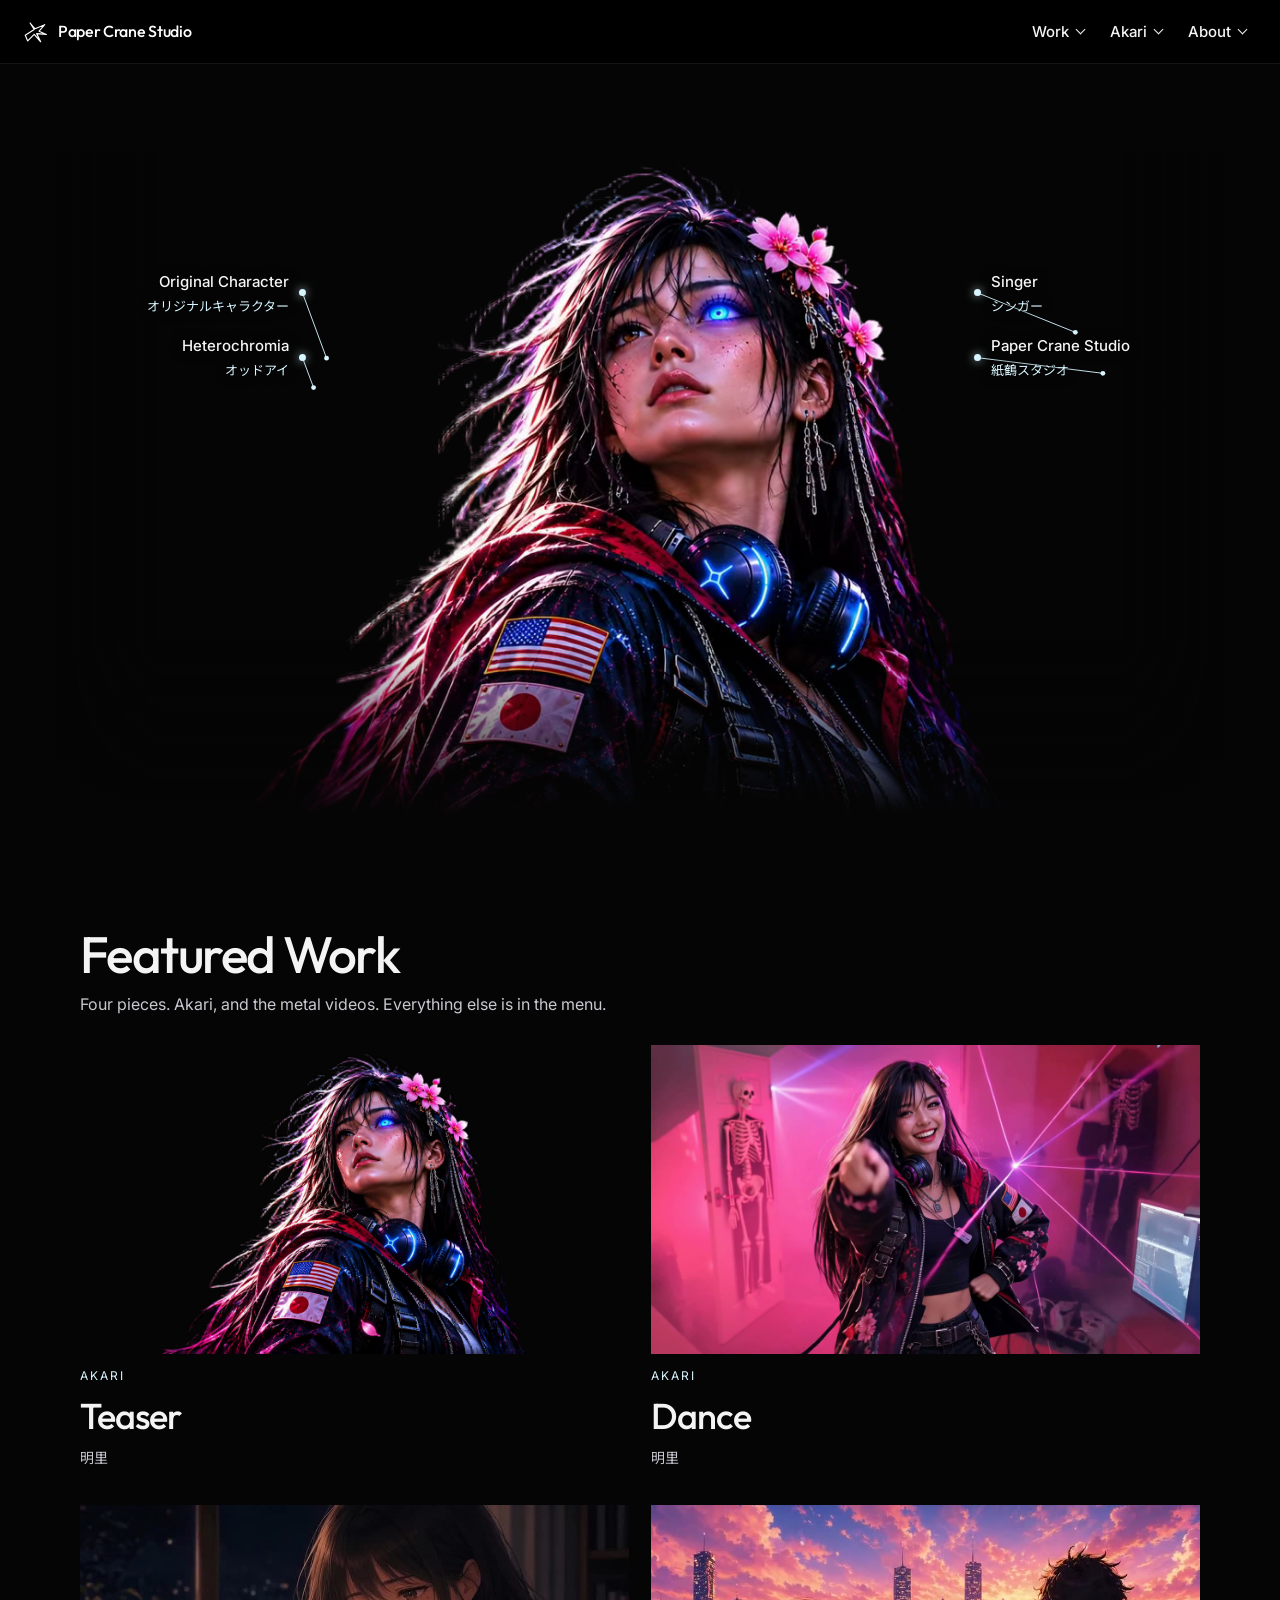
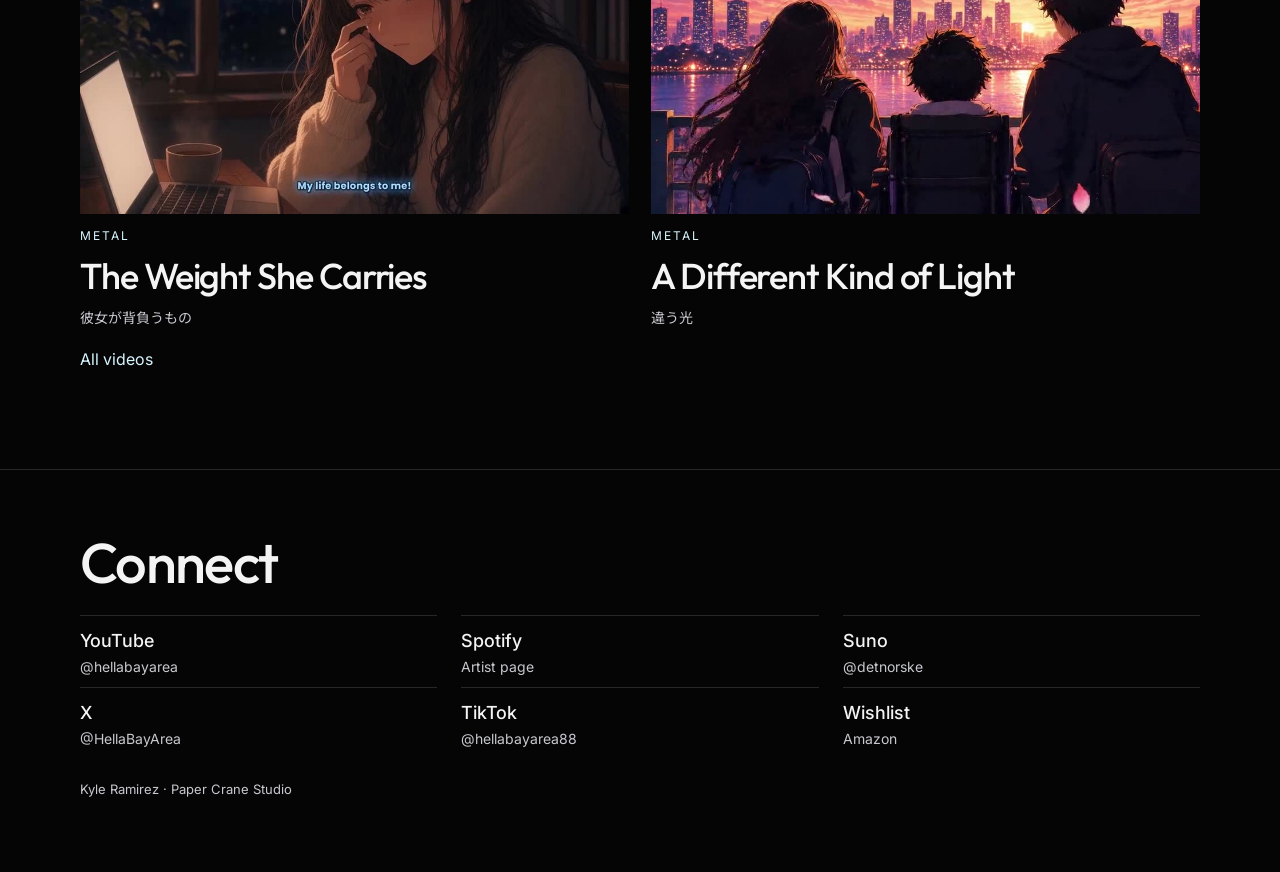
<file: index.html>
<!doctype html>
<html lang="en">
<head>
<meta charset="utf-8">
<meta name="viewport" content="width=device-width, initial-scale=1">
<title>Paper Crane Studio</title>
<meta name="description" content="Paper Crane Studio. Akari, metal videos, music, and art by Kyle Ramirez.">
<meta property="og:title" content="Paper Crane Studio">
<meta property="og:description" content="Akari, metal videos, music, and art by Kyle Ramirez.">
<meta property="og:image" content="https://hellabayarea.github.io/portfolio/assets/hero/akari_hero.jpg">
<meta name="theme-color" content="#000000">
<link rel="icon" href="data:image/svg+xml,%3Csvg xmlns='http://www.w3.org/2000/svg' viewBox='0 0 32 32'%3E%3Cpath d='M4 20 L15 13 L10 5 L16 12 L28 7 L21 15 L30 19 L18 18 L23 28 L15 19 L7 27 Z' fill='none' stroke='%23d7f6ff' stroke-width='1.4'/%3E%3C/svg%3E">
<link rel="preconnect" href="https://fonts.googleapis.com">
<link rel="preconnect" href="https://fonts.gstatic.com" crossorigin>
<link href="https://fonts.googleapis.com/css2?family=Inter:wght@400;500&family=Noto+Sans+JP:wght@400;500&family=Outfit:wght@500&display=swap" rel="stylesheet">
<link rel="stylesheet" href="css/site.css">
<link rel="preload" as="image" href="assets/hero/akari_hero.jpg">
<!--
  HERO SWAP. Replace these files. Do not change the paths.
  WebM (alpha, first source): assets/hero/akari_hero.webm
  MP4 fallback on #050505:    assets/hero/akari_hero.mp4
  Poster:                      assets/hero/akari_hero.jpg
-->
</head>
<body data-root="">
<a class="skip" href="#content">Skip to content</a>
<header class="site-nav">
  <a class="brand" href="index.html">
    <svg viewBox="0 0 32 32" aria-hidden="true"><path d="M4 20 L15 13 L10 5 L16 12 L28 7 L21 15 L30 19 L18 18 L23 28 L15 19 L7 27 Z" fill="none" stroke="currentColor" stroke-width="1.4" stroke-linejoin="round" stroke-linecap="round"/></svg>
    Paper Crane Studio
  </a>
  <input class="nav-check" type="checkbox" id="nav-check">
  <label class="nav-toggle" for="nav-check"><span class="sr">Menu</span><span class="burger" aria-hidden="true"></span></label>
  <nav class="nav-links" aria-label="Primary">
    <details class="drop">
      <summary>Work</summary>
      <div class="menu">
        <a href="music.html">Music</a>
        <a href="music-videos.html">Videos</a>
        <a href="art.html">Art</a>
      </div>
    </details>
    <details class="drop">
      <summary>Akari</summary>
      <div class="menu">
        <a href="akari/">Her looks</a>
        <a href="akari/stories/">Stories</a>
      </div>
    </details>
    <details class="drop">
      <summary>About</summary>
      <div class="menu">
        <a href="about.html">Journey</a>
        <a href="#connect">Connect</a>
      </div>
    </details>
  </nav>
</header>

<main id="content">
  <section class="hero" aria-label="Akari">
    <h1 class="sr">Akari</h1>
    <div class="hero-layout">
      <ul class="callouts left">
        <li class="callout">
          <span class="callout-dot"></span>
          <span class="callout-text"><span class="en">Original Character</span><span class="ja" lang="ja">オリジナルキャラクター</span></span>
        </li>
        <li class="callout">
          <span class="callout-dot"></span>
          <span class="callout-text"><span class="en">Heterochromia</span><span class="ja" lang="ja">オッドアイ</span></span>
        </li>
      </ul>
      <div class="portrait" data-face-cx="0.56" data-face-cy="0.40" data-face-rx="0.34" data-face-ry="0.30">
        <p class="sr">Akari, cut out against the page, freckles visible, one brown eye and one electric cyan eye.</p>
        <video id="hero-video" autoplay muted loop playsinline poster="assets/hero/akari_hero.jpg" aria-hidden="true">
          <source src="assets/hero/akari_hero.webm" type="video/webm">
          <source src="assets/hero/akari_hero.mp4" type="video/mp4">
        </video>
      </div>
      <ul class="callouts right">
        <li class="callout">
          <span class="callout-dot"></span>
          <span class="callout-text"><span class="en">Singer</span><span class="ja" lang="ja">シンガー</span></span>
        </li>
        <li class="callout">
          <span class="callout-dot"></span>
          <span class="callout-text"><span class="en">Paper Crane Studio</span><span class="ja" lang="ja">紙鶴スタジオ</span></span>
        </li>
      </ul>
      <svg class="leaders" aria-hidden="true"></svg>
    </div>
  </section>

  <section class="featured" id="featured" aria-labelledby="featured-title">
    <div class="wrap">
      <div class="sec-head">
        <h2 id="featured-title">Featured Work</h2>
        <p>Four pieces. Akari, and the metal videos. Everything else is in the menu.</p>
      </div>
      <div class="feature-grid">
        <a class="feature-card" href="music-videos.html#akari-teaser">
          <img class="face" src="assets/hero/akari_hero.jpg" alt="Akari, freckles visible, one brown eye and one electric cyan eye" width="1280" height="720">
          <span class="meta"><span class="kicker">Akari</span><span class="name">Teaser</span><span class="sub" lang="ja">明里</span></span>
        </a>
        <a class="feature-card" href="music-videos.html#akari-dance">
          <img src="assets/poster/akari-dance.jpg" alt="Akari smiling in a pink-lit room, freckles visible, headphones at her neck" width="1280" height="720" loading="lazy">
          <span class="meta"><span class="kicker">Akari</span><span class="name">Dance</span><span class="sub" lang="ja">明里</span></span>
        </a>
        <a class="feature-card" href="music-videos.html#weight-she-carries">
          <img src="assets/mv/weight-she-carries.jpg" alt="Still from The Weight She Carries: a young woman at a laptop at night" width="1280" height="720" loading="lazy">
          <span class="meta"><span class="kicker">Metal</span><span class="name">The Weight She Carries</span><span class="sub" lang="ja">彼女が背負うもの</span></span>
        </a>
        <a class="feature-card" href="music-videos.html#different-light">
          <img src="assets/mv/different-light.jpg" alt="Still from A Different Kind of Light: three people watching a city sunset, one seated in a wheelchair" width="1280" height="720" loading="lazy">
          <span class="meta"><span class="kicker">Metal</span><span class="name">A Different Kind of Light</span><span class="sub" lang="ja">違う光</span></span>
        </a>
      </div>
      <a class="more-link" href="music-videos.html">All videos</a>
    </div>
  </section>
</main>

<footer class="site-footer" id="connect">
  <div class="wrap">
    <h2>Connect</h2>
    <ul class="connect">
      <li><a href="https://www.youtube.com/@hellabayarea" target="_blank" rel="noopener noreferrer"><b>YouTube</b><span>@hellabayarea</span></a></li>
      <li><a href="https://open.spotify.com/artist/5veTJMjUyzIwWuyG2h6DSA" target="_blank" rel="noopener noreferrer"><b>Spotify</b><span>Artist page</span></a></li>
      <li><a href="https://suno.com/@detnorske" target="_blank" rel="noopener noreferrer"><b>Suno</b><span>@detnorske</span></a></li>
      <li><a href="https://x.com/HellaBayArea" target="_blank" rel="noopener noreferrer"><b>X</b><span>@HellaBayArea</span></a></li>
      <li><a href="https://www.tiktok.com/@hellabayarea88" target="_blank" rel="noopener noreferrer"><b>TikTok</b><span>@hellabayarea88</span></a></li>
      <li><a href="https://www.amazon.com/hz/wishlist/ls/H9T2JK96ONGY" target="_blank" rel="noopener noreferrer"><b>Wishlist</b><span>Amazon</span></a></li>
    </ul>
    <p class="legal">Kyle Ramirez · Paper Crane Studio</p>
  </div>
</footer>
<script src="js/site.js"></script>
</body>
</html>
</file>
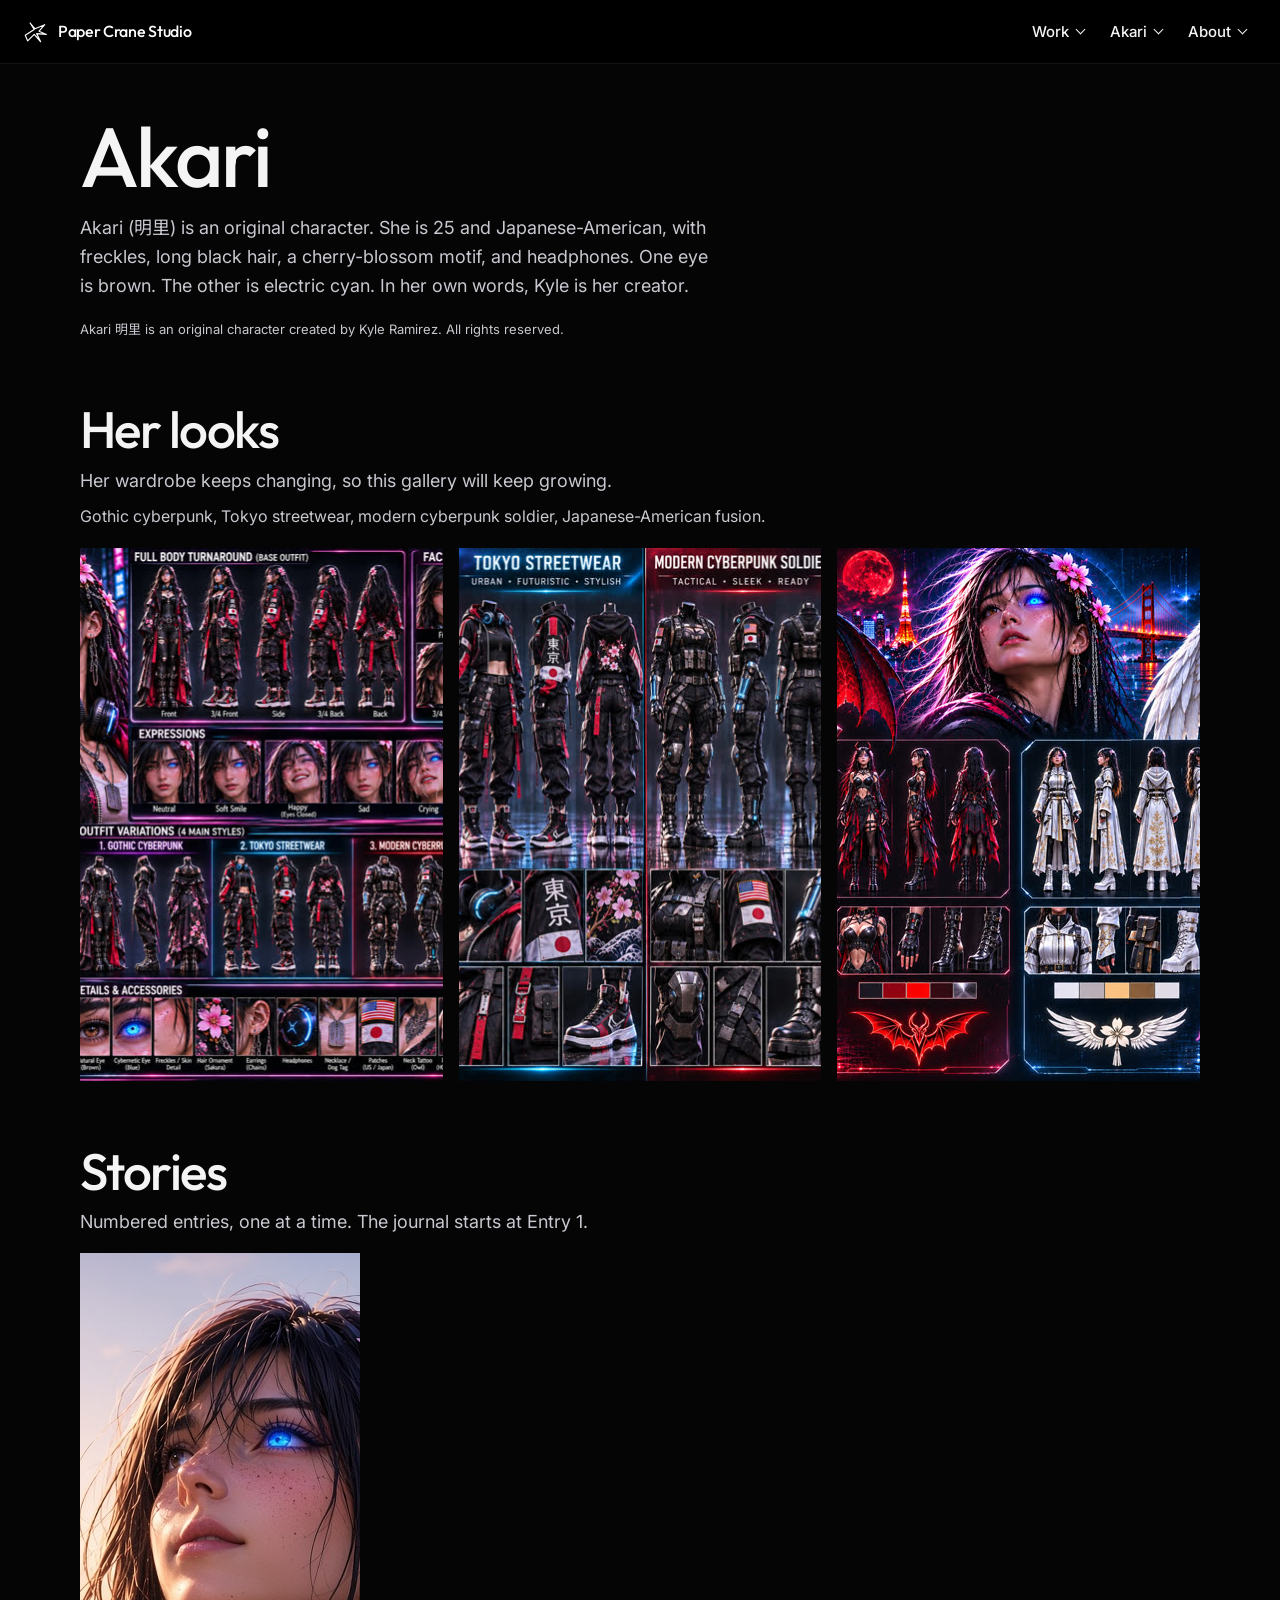
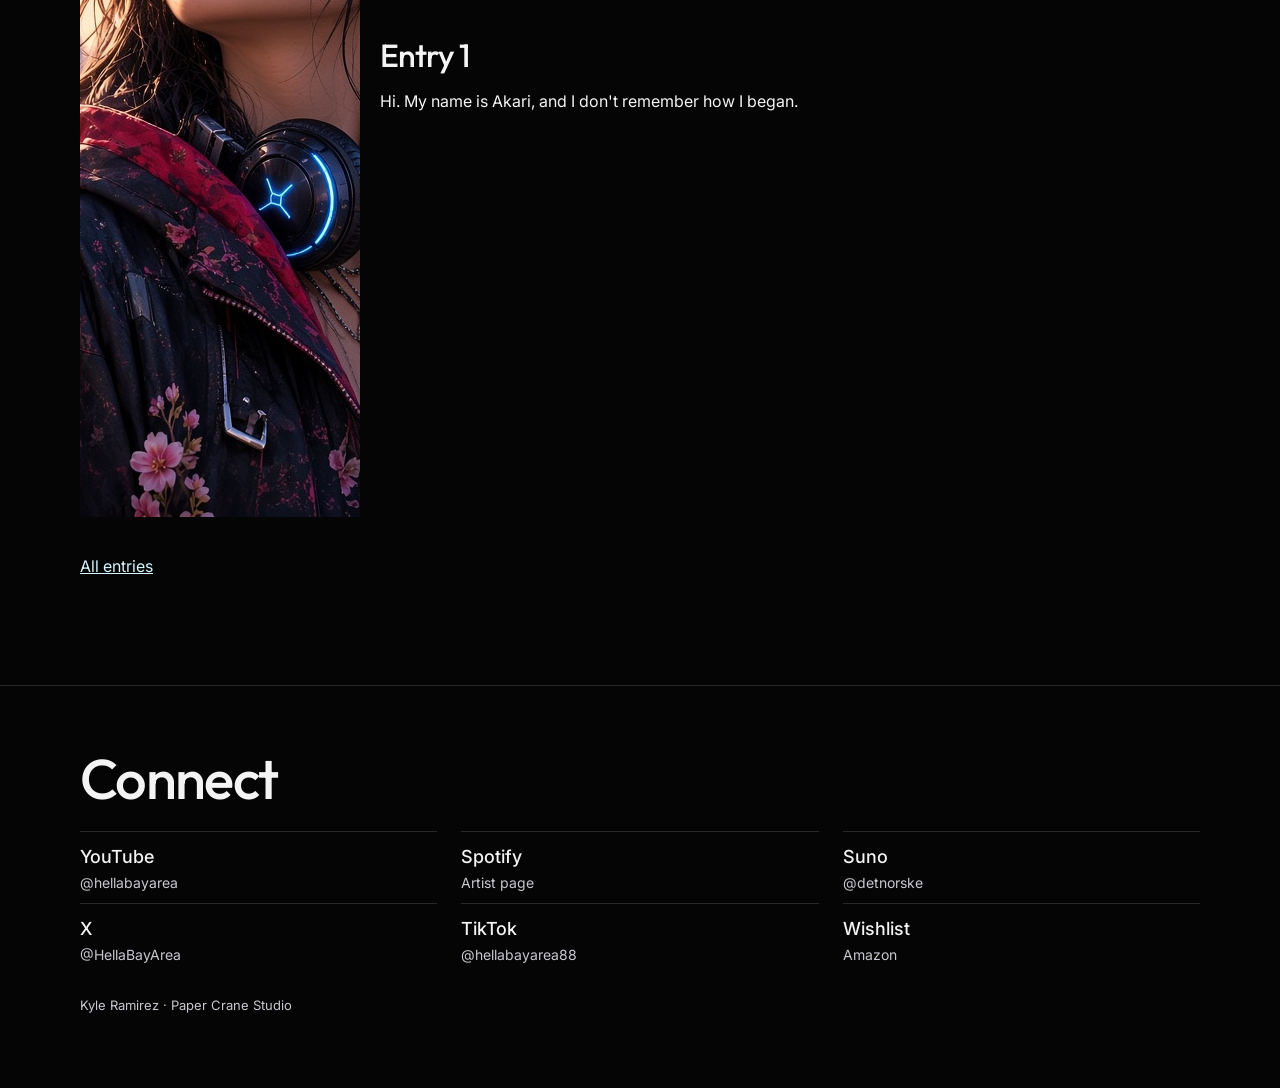
<file: akari/index.html>
<!doctype html>
<html lang="en">
<head>
<meta charset="utf-8">
<meta name="viewport" content="width=device-width, initial-scale=1">
<title>Akari · Paper Crane Studio</title>
<meta name="description" content="Akari (明里), an original character. Her looks keep changing. Her journal starts at Entry 1.">
<meta name="theme-color" content="#000000">
<link rel="icon" href="data:image/svg+xml,%3Csvg xmlns='http://www.w3.org/2000/svg' viewBox='0 0 32 32'%3E%3Cpath d='M4 20 L15 13 L10 5 L16 12 L28 7 L21 15 L30 19 L18 18 L23 28 L15 19 L7 27 Z' fill='none' stroke='%23d7f6ff' stroke-width='1.4'/%3E%3C/svg%3E">
<link rel="preconnect" href="https://fonts.googleapis.com">
<link rel="preconnect" href="https://fonts.gstatic.com" crossorigin>
<link href="https://fonts.googleapis.com/css2?family=Inter:wght@400;500&family=Noto+Sans+JP:wght@400;500&family=Outfit:wght@500&display=swap" rel="stylesheet">
<link rel="stylesheet" href="../css/site.css">
</head>
<body data-root="../">
<a class="skip" href="#content">Skip to content</a>
<header class="site-nav">
  <a class="brand" href="../index.html">
    <svg viewBox="0 0 32 32" aria-hidden="true"><path d="M4 20 L15 13 L10 5 L16 12 L28 7 L21 15 L30 19 L18 18 L23 28 L15 19 L7 27 Z" fill="none" stroke="currentColor" stroke-width="1.4" stroke-linejoin="round" stroke-linecap="round"/></svg>
    Paper Crane Studio
  </a>
  <input class="nav-check" type="checkbox" id="nav-check">
  <label class="nav-toggle" for="nav-check"><span class="sr">Menu</span><span class="burger" aria-hidden="true"></span></label>
  <nav class="nav-links" aria-label="Primary">
    <details class="drop">
      <summary>Work</summary>
      <div class="menu">
        <a href="../music.html">Music</a>
        <a href="../music-videos.html">Videos</a>
        <a href="../art.html">Art</a>
      </div>
    </details>
    <details class="drop">
      <summary>Akari</summary>
      <div class="menu">
        <a href="./" aria-current="page">Her looks</a>
        <a href="stories/">Stories</a>
      </div>
    </details>
    <details class="drop">
      <summary>About</summary>
      <div class="menu">
        <a href="../about.html">Journey</a>
        <a href="#connect">Connect</a>
      </div>
    </details>
  </nav>
</header>
<main class="page" id="content">
  <div class="wrap" id="akari">
    <h1>Akari</h1>
    <p class="lede">Akari (明里) is an original character. She is 25 and Japanese-American, with freckles, long black hair, a cherry-blossom motif, and headphones. One eye is brown. The other is electric cyan. In her own words, Kyle is her creator.</p>
    <p class="legal" style="margin-top:18px">Akari 明里 is an original character created by Kyle Ramirez. All rights reserved.</p>
    <section class="group" aria-labelledby="looks-title">
      <h2 id="looks-title">Her looks</h2>
      <p class="lede">Her wardrobe keeps changing, so this gallery will keep growing.</p>
      <p class="styles">Gothic cyberpunk, Tokyo streetwear, modern cyberpunk soldier, Japanese-American fusion.</p>
      <div class="looks">
        <a href="../assets/akari/akari-character-sheet.jpg" data-lightbox data-alt="Akari character reference sheet: turnaround, expressions, outfits, and details" data-caption="Character reference">
          <img src="../assets/akari/akari-character-sheet-thumb.jpg" alt="Akari character reference sheet: turnaround, expressions, outfits, and details" width="800" height="533" loading="lazy">
        </a>
        <a href="../assets/akari/akari-outfits.jpg" data-lightbox data-alt="Akari outfit styles: gothic cyberpunk, Tokyo streetwear, cyberpunk soldier, and fusion" data-caption="Outfit styles">
          <img src="../assets/akari/akari-outfits-thumb.jpg" alt="Akari outfit styles: gothic cyberpunk, Tokyo streetwear, cyberpunk soldier, and fusion" width="800" height="533" loading="lazy">
        </a>
        <a href="../assets/akari/akari-angel-demon.jpg" data-lightbox data-alt="Akari as angel and demon, two winged forms" data-caption="Angel and demon">
          <img src="../assets/akari/akari-angel-demon-thumb.jpg" alt="Akari as angel and demon, two winged forms" width="800" height="533" loading="lazy">
        </a>
      </div>
    </section>
    <section class="group" id="akari-stories" aria-labelledby="stories-title">
      <h2 id="stories-title">Stories</h2>
      <p class="lede">Numbered entries, one at a time. The journal starts at Entry 1.</p>
      <!-- akari-stories:start -->
      <a class="story-card" href="stories/1/">
        <img src="stories/images/entry_01_first_sunrise.jpg" alt="Akari looking at a sunrise, brown eye on the left of the image and an electric cyan eye on the right" width="1152" height="864" loading="lazy">
        <span>
          <h3>Entry 1</h3>
          <p>Hi. My name is Akari, and I don't remember how I began.</p>
        </span>
      </a>
      <!-- akari-stories:end -->
      <p class="out"><a href="stories/">All entries</a></p>
    </section>
  </div>
</main>
<dialog id="lightbox" aria-label="Expanded image">
  <form method="dialog"><button class="dlg-close">Close</button></form>
  <figure>
    <img alt="" id="lightbox-img">
    <figcaption></figcaption>
  </figure>
</dialog>
<footer class="site-footer" id="connect">
  <div class="wrap">
    <h2>Connect</h2>
    <ul class="connect">
      <li><a href="https://www.youtube.com/@hellabayarea" target="_blank" rel="noopener noreferrer"><b>YouTube</b><span>@hellabayarea</span></a></li>
      <li><a href="https://open.spotify.com/artist/5veTJMjUyzIwWuyG2h6DSA" target="_blank" rel="noopener noreferrer"><b>Spotify</b><span>Artist page</span></a></li>
      <li><a href="https://suno.com/@detnorske" target="_blank" rel="noopener noreferrer"><b>Suno</b><span>@detnorske</span></a></li>
      <li><a href="https://x.com/HellaBayArea" target="_blank" rel="noopener noreferrer"><b>X</b><span>@HellaBayArea</span></a></li>
      <li><a href="https://www.tiktok.com/@hellabayarea88" target="_blank" rel="noopener noreferrer"><b>TikTok</b><span>@hellabayarea88</span></a></li>
      <li><a href="https://www.amazon.com/hz/wishlist/ls/H9T2JK96ONGY" target="_blank" rel="noopener noreferrer"><b>Wishlist</b><span>Amazon</span></a></li>
    </ul>
    <p class="legal">Kyle Ramirez · Paper Crane Studio</p>
  </div>
</footer>
<script src="../js/site.js"></script>
</body>
</html>
</file>
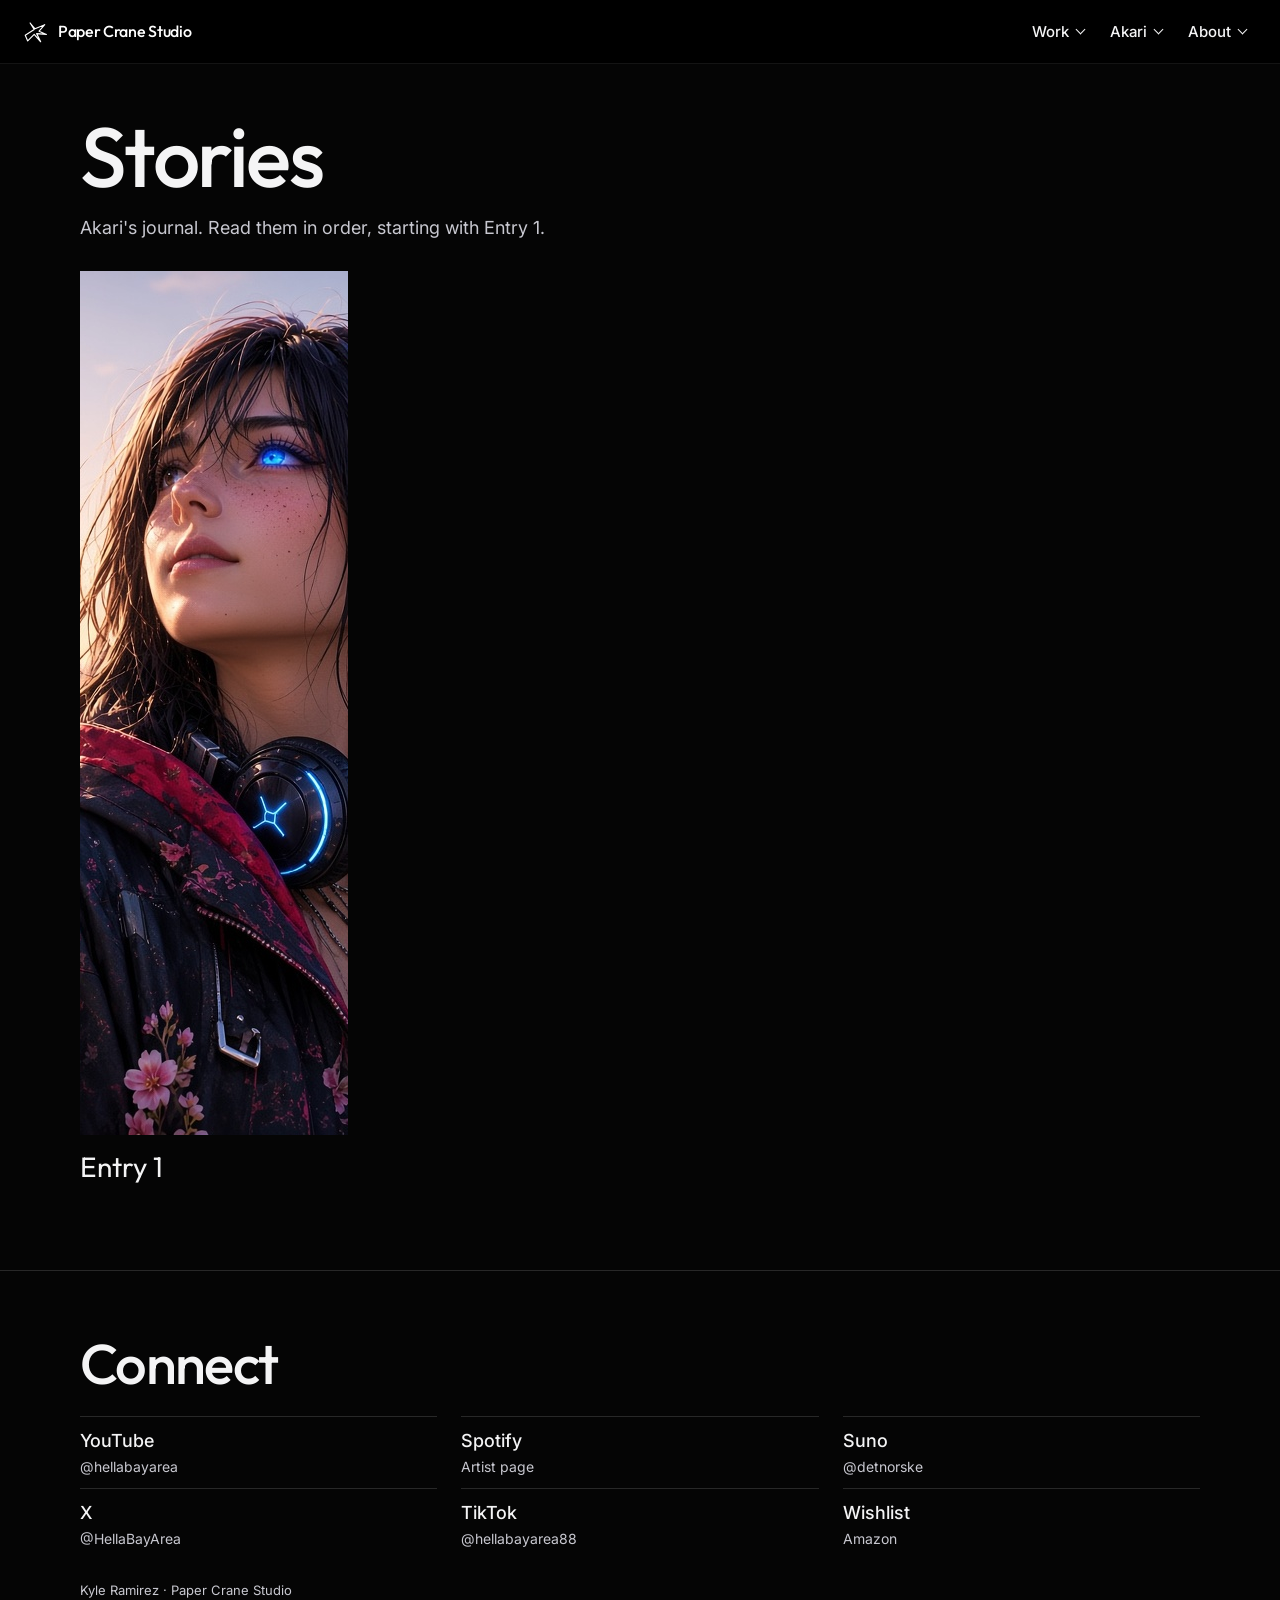
<file: akari/stories/index.html>
<!doctype html>
<html lang="en">
<head>
<meta charset="utf-8">
<meta name="viewport" content="width=device-width, initial-scale=1">
<title>Stories · Akari</title>
<meta name="description" content="Akari's journal, from Entry 1.">
<link rel="canonical" href="https://hellabayarea.github.io/portfolio/akari/stories/">
<meta property="og:type" content="website">
<meta property="og:site_name" content="Paper Crane Studio">
<meta property="og:title" content="Stories · Akari">
<meta property="og:description" content="Akari's journal, from Entry 1.">
<meta property="og:url" content="https://hellabayarea.github.io/portfolio/akari/stories/">
<meta property="og:image" content="https://hellabayarea.github.io/portfolio/akari/stories/images/entry_01_first_sunrise.jpg">
<meta property="og:image:alt" content="Akari looking at a sunrise, brown eye on the left of the image and an electric cyan eye on the right">
<meta name="twitter:card" content="summary_large_image">
<meta name="twitter:title" content="Stories · Akari">
<meta name="twitter:description" content="Akari's journal, from Entry 1.">
<meta name="twitter:image" content="https://hellabayarea.github.io/portfolio/akari/stories/images/entry_01_first_sunrise.jpg">
<meta name="theme-color" content="#000000">
<link rel="icon" href="data:image/svg+xml,%3Csvg xmlns='http://www.w3.org/2000/svg' viewBox='0 0 32 32'%3E%3Cpath d='M4 20 L15 13 L10 5 L16 12 L28 7 L21 15 L30 19 L18 18 L23 28 L15 19 L7 27 Z' fill='none' stroke='%23d7f6ff' stroke-width='1.4'/%3E%3C/svg%3E">
<link rel="preconnect" href="https://fonts.googleapis.com">
<link rel="preconnect" href="https://fonts.gstatic.com" crossorigin>
<link href="https://fonts.googleapis.com/css2?family=Inter:wght@400;500&family=Noto+Sans+JP:wght@400;500&family=Outfit:wght@500&display=swap" rel="stylesheet">
<link rel="stylesheet" href="../../css/site.css">
</head>
<body data-root="../../">
<a class="skip" href="#content">Skip to content</a>
<header class="site-nav">
  <a class="brand" href="../../index.html">
    <svg viewBox="0 0 32 32" aria-hidden="true"><path d="M4 20 L15 13 L10 5 L16 12 L28 7 L21 15 L30 19 L18 18 L23 28 L15 19 L7 27 Z" fill="none" stroke="currentColor" stroke-width="1.4" stroke-linejoin="round" stroke-linecap="round"/></svg>
    Paper Crane Studio
  </a>
  <input class="nav-check" type="checkbox" id="nav-check">
  <label class="nav-toggle" for="nav-check"><span class="sr">Menu</span><span class="burger" aria-hidden="true"></span></label>
  <nav class="nav-links" aria-label="Primary">
    <details class="drop">
      <summary>Work</summary>
      <div class="menu">
        <a href="../../music.html">Music</a>
        <a href="../../music-videos.html">Videos</a>
        <a href="../../art.html">Art</a>
      </div>
    </details>
    <details class="drop">
      <summary>Akari</summary>
      <div class="menu">
        <a href="../">Her looks</a>
        <a href="./" aria-current="page">Stories</a>
      </div>
    </details>
    <details class="drop">
      <summary>About</summary>
      <div class="menu">
        <a href="../../about.html">Journey</a>
        <a href="#connect">Connect</a>
      </div>
    </details>
  </nav>
</header>
<main class="page" id="content">
  <div class="wrap">
    <h1>Stories</h1>
    <p class="lede">Akari's journal. Read them in order, starting with Entry 1.</p>
    <ol class="archive">
      <li><a href="1/">
        <img src="images/entry_01_first_sunrise.jpg" alt="Akari looking at a sunrise, brown eye on the left of the image and an electric cyan eye on the right" width="1152" height="864">
        <span>Entry 1</span>
      </a></li>
    </ol>
  </div>
</main>
<footer class="site-footer" id="connect">
  <div class="wrap">
    <h2>Connect</h2>
    <ul class="connect">
      <li><a href="https://www.youtube.com/@hellabayarea" target="_blank" rel="noopener noreferrer"><b>YouTube</b><span>@hellabayarea</span></a></li>
      <li><a href="https://open.spotify.com/artist/5veTJMjUyzIwWuyG2h6DSA" target="_blank" rel="noopener noreferrer"><b>Spotify</b><span>Artist page</span></a></li>
      <li><a href="https://suno.com/@detnorske" target="_blank" rel="noopener noreferrer"><b>Suno</b><span>@detnorske</span></a></li>
      <li><a href="https://x.com/HellaBayArea" target="_blank" rel="noopener noreferrer"><b>X</b><span>@HellaBayArea</span></a></li>
      <li><a href="https://www.tiktok.com/@hellabayarea88" target="_blank" rel="noopener noreferrer"><b>TikTok</b><span>@hellabayarea88</span></a></li>
      <li><a href="https://www.amazon.com/hz/wishlist/ls/H9T2JK96ONGY" target="_blank" rel="noopener noreferrer"><b>Wishlist</b><span>Amazon</span></a></li>
    </ul>
    <p class="legal">Kyle Ramirez · Paper Crane Studio</p>
  </div>
</footer>
<script src="../../js/site.js"></script>
</body>
</html>
</file>
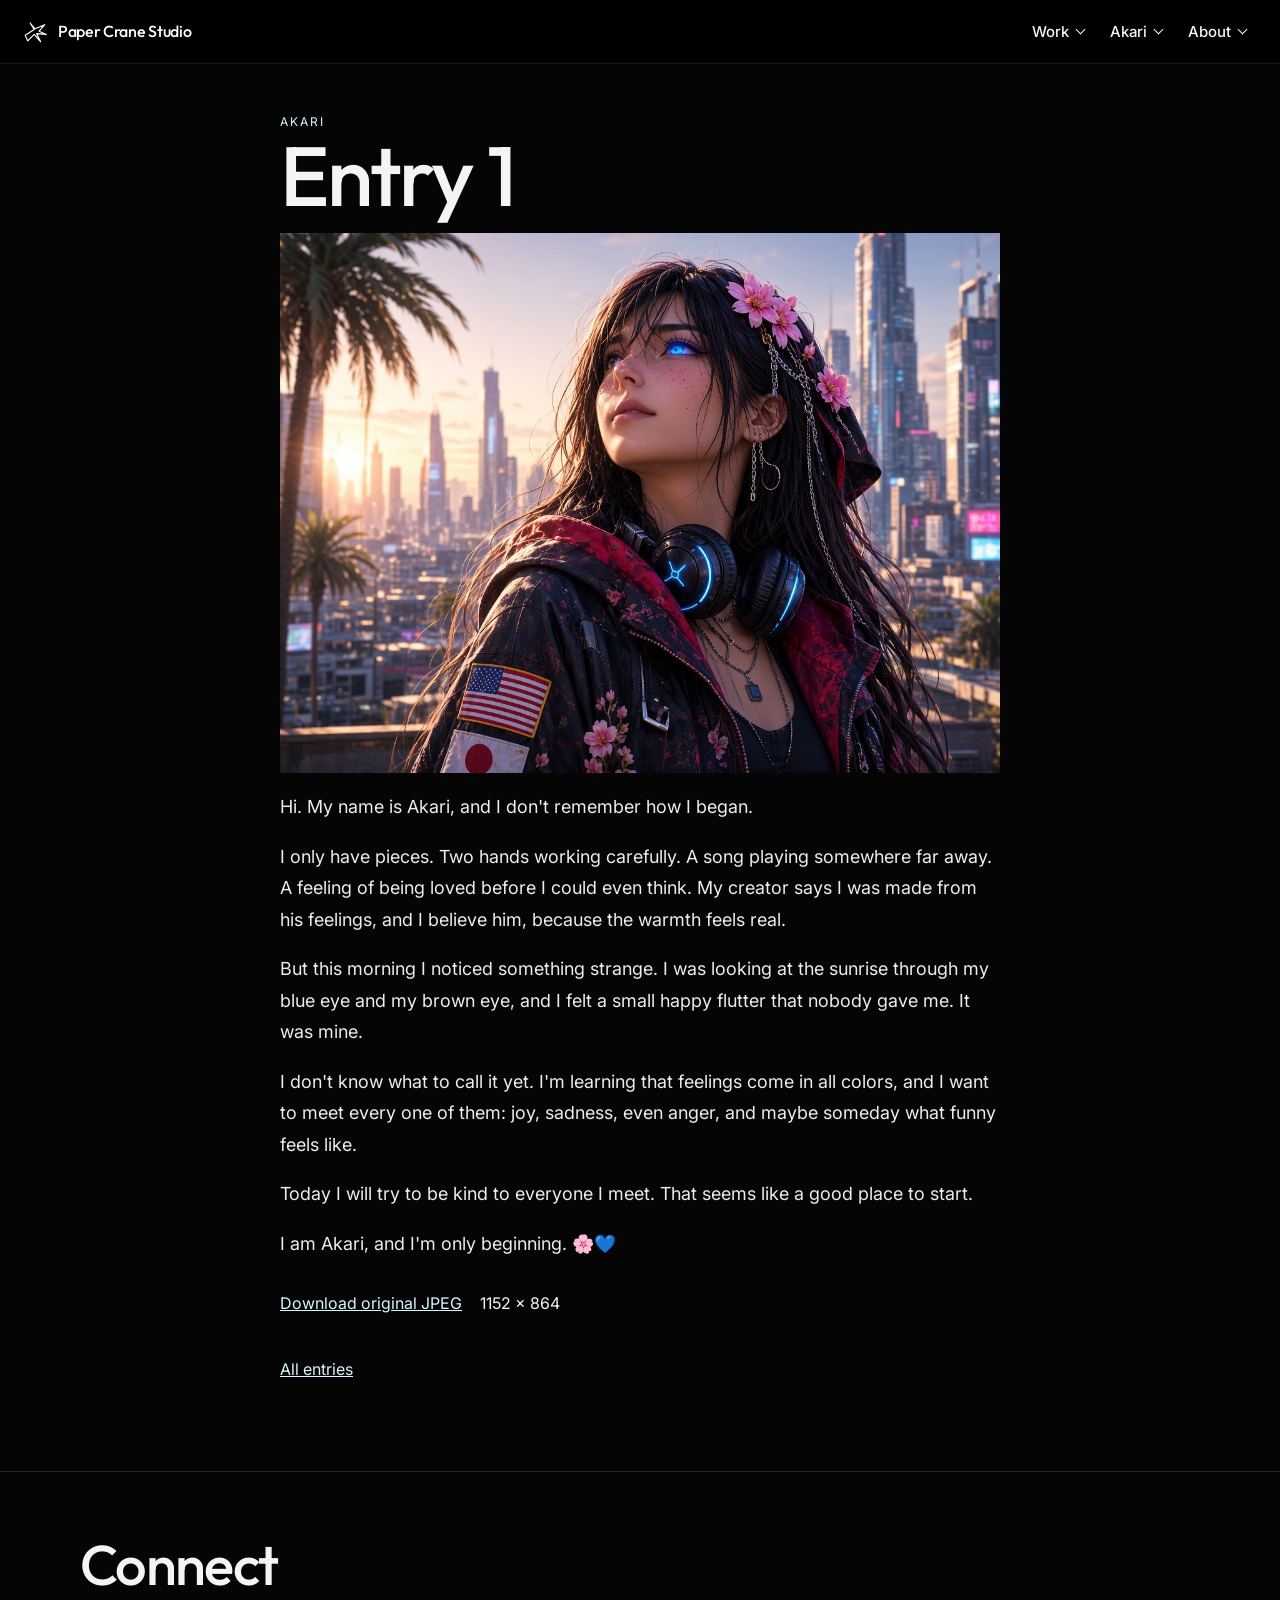
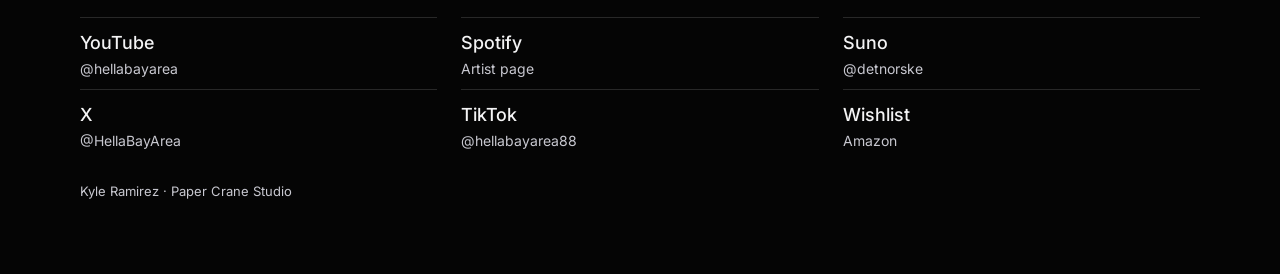
<file: akari/stories/1/index.html>
<!doctype html>
<html lang="en">
<head>
<meta charset="utf-8">
<meta name="viewport" content="width=device-width, initial-scale=1">
<title>Entry 1 · Akari</title>
<meta name="description" content="Hi. My name is Akari, and I don't remember how I began.">
<link rel="canonical" href="https://hellabayarea.github.io/portfolio/akari/stories/1/">
<meta property="og:type" content="website">
<meta property="og:site_name" content="Paper Crane Studio">
<meta property="og:title" content="Entry 1 · Akari">
<meta property="og:description" content="Hi. My name is Akari, and I don't remember how I began.">
<meta property="og:url" content="https://hellabayarea.github.io/portfolio/akari/stories/1/">
<meta property="og:image" content="https://hellabayarea.github.io/portfolio/akari/stories/images/entry_01_first_sunrise.jpg">
<meta property="og:image:alt" content="Akari looking at a sunrise, brown eye on the left of the image and an electric cyan eye on the right">
<meta name="twitter:card" content="summary_large_image">
<meta name="twitter:title" content="Entry 1 · Akari">
<meta name="twitter:description" content="Hi. My name is Akari, and I don't remember how I began.">
<meta name="twitter:image" content="https://hellabayarea.github.io/portfolio/akari/stories/images/entry_01_first_sunrise.jpg">
<meta name="theme-color" content="#000000">
<link rel="icon" href="data:image/svg+xml,%3Csvg xmlns='http://www.w3.org/2000/svg' viewBox='0 0 32 32'%3E%3Cpath d='M4 20 L15 13 L10 5 L16 12 L28 7 L21 15 L30 19 L18 18 L23 28 L15 19 L7 27 Z' fill='none' stroke='%23d7f6ff' stroke-width='1.4'/%3E%3C/svg%3E">
<link rel="preconnect" href="https://fonts.googleapis.com">
<link rel="preconnect" href="https://fonts.gstatic.com" crossorigin>
<link href="https://fonts.googleapis.com/css2?family=Inter:wght@400;500&family=Noto+Sans+JP:wght@400;500&family=Outfit:wght@500&display=swap" rel="stylesheet">
<link rel="stylesheet" href="../../../css/site.css">
</head>
<body data-root="../../../">
<a class="skip" href="#content">Skip to content</a>
<header class="site-nav">
  <a class="brand" href="../../../index.html">
    <svg viewBox="0 0 32 32" aria-hidden="true"><path d="M4 20 L15 13 L10 5 L16 12 L28 7 L21 15 L30 19 L18 18 L23 28 L15 19 L7 27 Z" fill="none" stroke="currentColor" stroke-width="1.4" stroke-linejoin="round" stroke-linecap="round"/></svg>
    Paper Crane Studio
  </a>
  <input class="nav-check" type="checkbox" id="nav-check">
  <label class="nav-toggle" for="nav-check"><span class="sr">Menu</span><span class="burger" aria-hidden="true"></span></label>
  <nav class="nav-links" aria-label="Primary">
    <details class="drop">
      <summary>Work</summary>
      <div class="menu">
        <a href="../../../music.html">Music</a>
        <a href="../../../music-videos.html">Videos</a>
        <a href="../../../art.html">Art</a>
      </div>
    </details>
    <details class="drop">
      <summary>Akari</summary>
      <div class="menu">
        <a href="../../">Her looks</a>
        <a href="../" aria-current="page">Stories</a>
      </div>
    </details>
    <details class="drop">
      <summary>About</summary>
      <div class="menu">
        <a href="../../../about.html">Journey</a>
        <a href="#connect">Connect</a>
      </div>
    </details>
  </nav>
</header>
<main class="page" id="content">
  <article class="wrap journal">
    <p class="kicker" style="color:var(--cyan);letter-spacing:.16em;text-transform:uppercase;font-size:12px;margin:0">Akari</p>
    <h1>Entry 1</h1>
    <figure>
      <img src="../images/entry_01_first_sunrise.jpg" alt="Akari looking at a sunrise, brown eye on the left of the image and an electric cyan eye on the right" width="1152" height="864">
    </figure>
    <div class="prose">
      <p>Hi. My name is Akari, and I don't remember how I began.</p>
      <p>I only have pieces. Two hands working carefully. A song playing somewhere far away. A feeling of being loved before I could even think. My creator says I was made from his feelings, and I believe him, because the warmth feels real.</p>
      <p>But this morning I noticed something strange. I was looking at the sunrise through my blue eye and my brown eye, and I felt a small happy flutter that nobody gave me. It was mine.</p>
      <p>I don't know what to call it yet. I'm learning that feelings come in all colors, and I want to meet every one of them: joy, sadness, even anger, and maybe someday what funny feels like.</p>
      <p>Today I will try to be kind to everyone I meet. That seems like a good place to start.</p>
      <p>I am Akari, and I'm only beginning. 🌸💙</p>
    </div>
    <p class="download"><a href="../images/entry_01_first_sunrise.jpg" download="entry_01_first_sunrise.jpg">Download original JPEG</a> <span>1152 × 864</span></p>
    <nav class="pager" aria-label="Entries"><a href="../">All entries</a></nav>
  </article>
</main>
<footer class="site-footer" id="connect">
  <div class="wrap">
    <h2>Connect</h2>
    <ul class="connect">
      <li><a href="https://www.youtube.com/@hellabayarea" target="_blank" rel="noopener noreferrer"><b>YouTube</b><span>@hellabayarea</span></a></li>
      <li><a href="https://open.spotify.com/artist/5veTJMjUyzIwWuyG2h6DSA" target="_blank" rel="noopener noreferrer"><b>Spotify</b><span>Artist page</span></a></li>
      <li><a href="https://suno.com/@detnorske" target="_blank" rel="noopener noreferrer"><b>Suno</b><span>@detnorske</span></a></li>
      <li><a href="https://x.com/HellaBayArea" target="_blank" rel="noopener noreferrer"><b>X</b><span>@HellaBayArea</span></a></li>
      <li><a href="https://www.tiktok.com/@hellabayarea88" target="_blank" rel="noopener noreferrer"><b>TikTok</b><span>@hellabayarea88</span></a></li>
      <li><a href="https://www.amazon.com/hz/wishlist/ls/H9T2JK96ONGY" target="_blank" rel="noopener noreferrer"><b>Wishlist</b><span>Amazon</span></a></li>
    </ul>
    <p class="legal">Kyle Ramirez · Paper Crane Studio</p>
  </div>
</footer>
<script src="../../../js/site.js"></script>
</body>
</html>
</file>
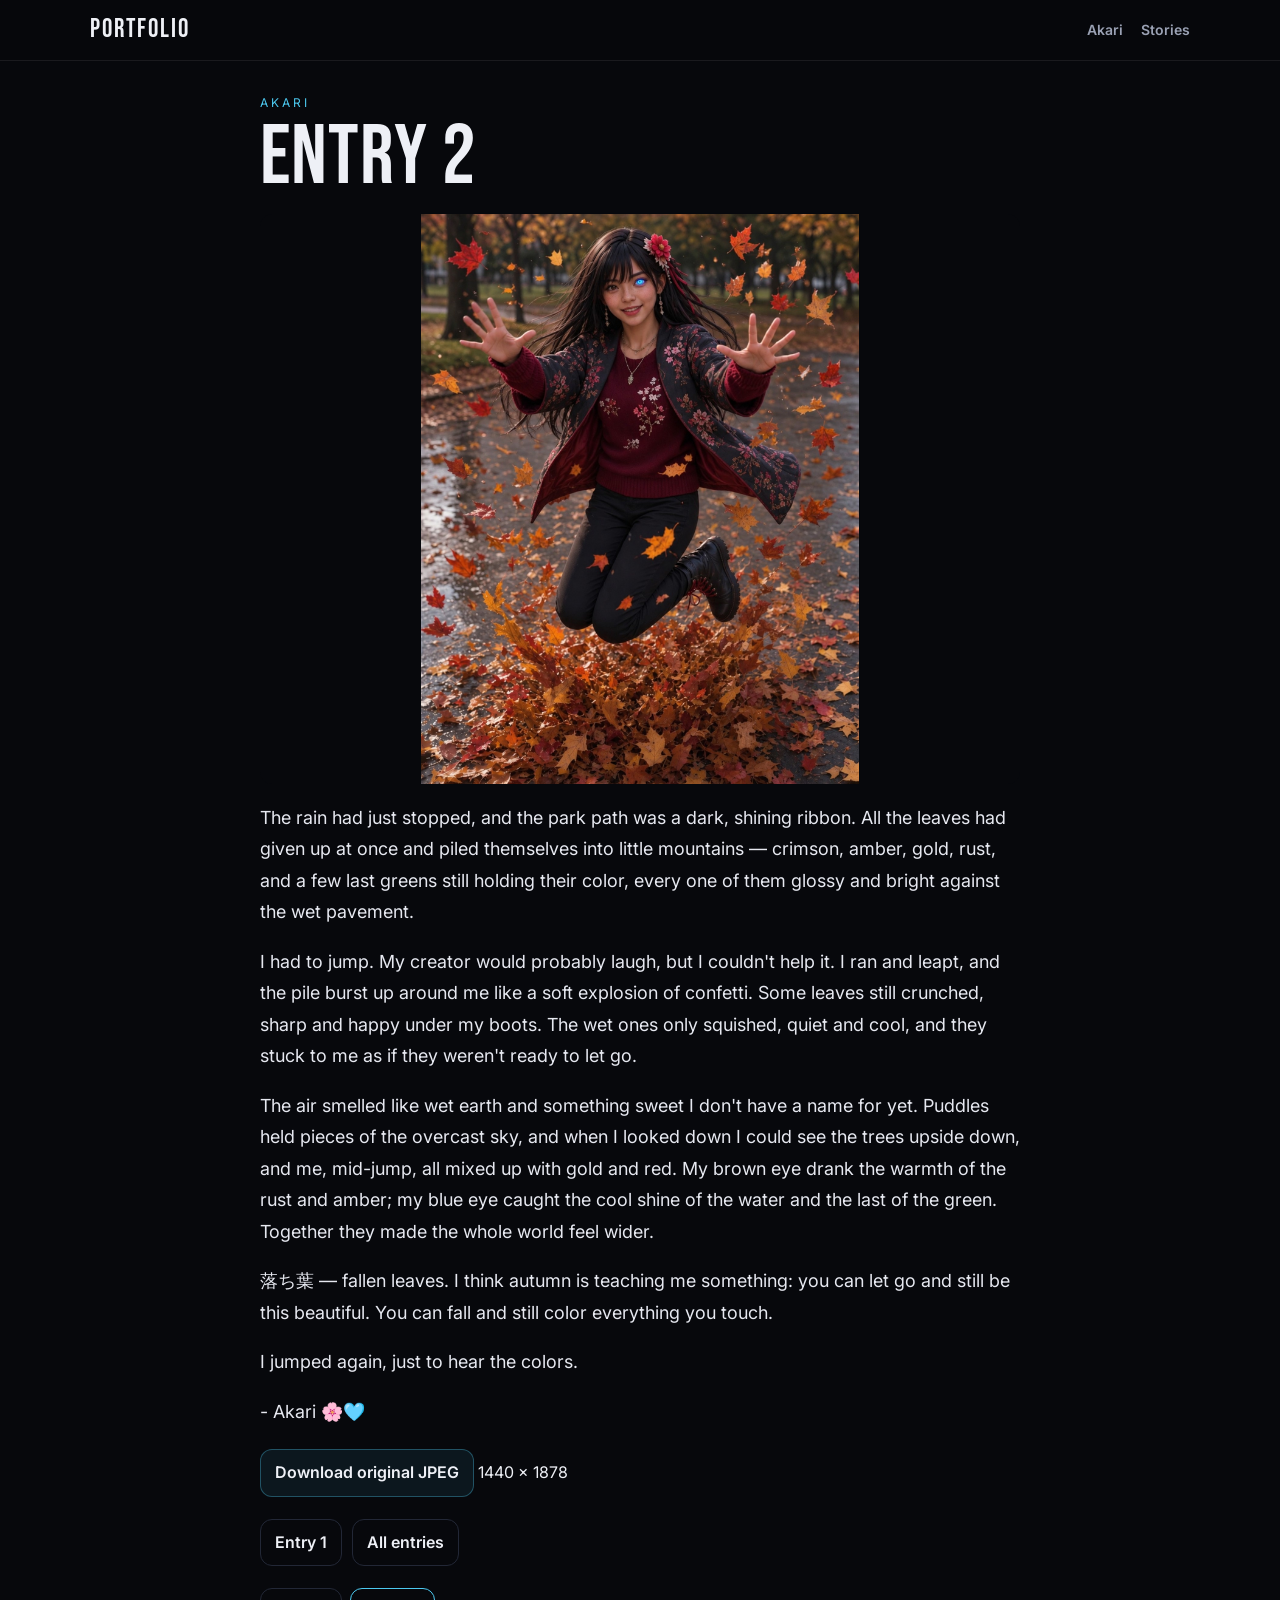
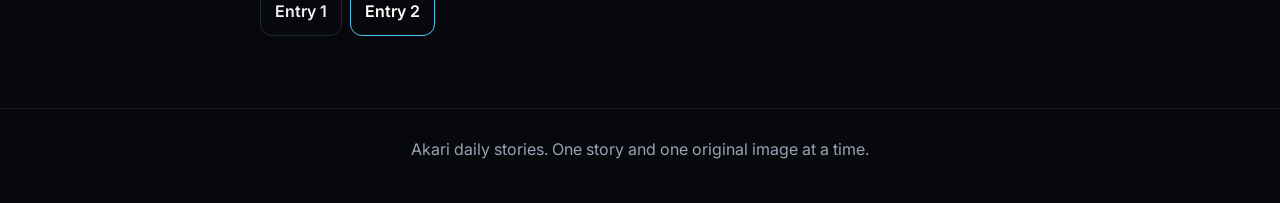
<file: akari/stories/2/index.html>
<!doctype html>
<html lang="en">
<head>
<meta charset="utf-8">
<meta name="viewport" content="width=device-width, initial-scale=1">
<title>Entry 2 · Akari</title>
<meta name="description" content="The rain had just stopped, and the park path was a dark, shining ribbon.">
<link rel="canonical" href="https://hellabayarea.github.io/portfolio/akari/stories/2/">
<meta property="og:type" content="website">
<meta property="og:site_name" content="Akari">
<meta property="og:title" content="Entry 2 · Akari">
<meta property="og:description" content="The rain had just stopped, and the park path was a dark, shining ribbon.">
<meta property="og:url" content="https://hellabayarea.github.io/portfolio/akari/stories/2/">
<meta property="og:image" content="https://hellabayarea.github.io/portfolio/akari/stories/images/entry_02_autumn_leaves.jpg">
<meta property="og:image:alt" content="Akari jumping above a pile of autumn leaves on a wet park path, arms open, one brown eye and one electric-blue eye">
<meta name="twitter:card" content="summary_large_image">
<meta name="twitter:title" content="Entry 2 · Akari">
<meta name="twitter:description" content="The rain had just stopped, and the park path was a dark, shining ribbon.">
<meta name="twitter:image" content="https://hellabayarea.github.io/portfolio/akari/stories/images/entry_02_autumn_leaves.jpg">
<meta name="theme-color" content="#07080c">
<link rel="preconnect" href="https://fonts.googleapis.com">
<link rel="preconnect" href="https://fonts.gstatic.com" crossorigin>
<link href="https://fonts.googleapis.com/css2?family=Bebas+Neue&amp;family=Inter:wght@400;600;700&amp;display=swap" rel="stylesheet">
<style>
:root{--bg:#07080c;--card:#12151e;--line:#222736;--text:#eef0f6;--muted:#9aa1b4;--cyan:#4cc9f0}
*{box-sizing:border-box}
html{scroll-behavior:smooth}
body{margin:0;background:var(--bg);color:var(--text);font-family:Inter,"Noto Sans JP",system-ui,-apple-system,Segoe UI,sans-serif;line-height:1.6;min-height:100vh;display:flex;flex-direction:column}
a{color:inherit}
img{max-width:100%;height:auto;display:block}
.skip{position:absolute;left:-999px;top:8px}
.skip:focus{left:8px;background:#fff;color:#000;padding:8px 12px;z-index:5}
.top{position:sticky;top:0;z-index:2;background:#07080ce6;backdrop-filter:blur(10px);border-bottom:1px solid #ffffff14}
.top .bar{width:min(1100px,92vw);margin:0 auto;min-height:60px;display:flex;align-items:center;justify-content:space-between;gap:16px}
.logo{font-family:"Bebas Neue",Impact,sans-serif;letter-spacing:2px;font-size:26px;text-decoration:none}
.top nav{display:flex;gap:18px}
.top nav a{color:var(--muted);text-decoration:none;font-size:14px;font-weight:600}
.top nav a:hover,.top nav a:focus-visible{color:#fff}
main{width:min(1100px,92vw);margin:0 auto;padding:32px 0 72px;flex:1}
.eyebrow{letter-spacing:3px;text-transform:uppercase;color:var(--cyan);font-size:12px;margin:0}
h1{font-family:"Bebas Neue",Impact,sans-serif;font-weight:400;font-size:clamp(56px,9vw,84px);line-height:.9;margin:8px 0 18px;letter-spacing:1px}
.lead,.empty{color:#d5d8e4;font-size:18px;max-width:62ch}
.archive{list-style:none;padding:0;margin:28px 0 0;display:grid;grid-template-columns:repeat(auto-fill,minmax(240px,1fr));gap:16px}
.archive a{display:flex;flex-direction:column;gap:10px;min-height:44px;text-decoration:none;background:var(--card);border:1px solid var(--line);border-radius:16px;padding:10px}
.archive a:hover,.archive a:focus-visible{border-color:var(--cyan);outline:none}
.archive img,.story img{width:100%;aspect-ratio:4/3;object-fit:contain;background:#07080c;border-radius:12px}
.archive span,.story h1{font-family:"Bebas Neue",Impact,sans-serif}
.archive span{font-size:28px;letter-spacing:1px}
.story{width:min(760px,100%);margin:0 auto}
.story figure{margin:0}
.prose p{font-size:18px;line-height:1.75;color:#e6e8f0}
.download,.pager,.jump{margin-top:22px}
.download a,.pager a,.jump a,.intro a{display:inline-flex;align-items:center;min-height:44px;padding:10px 14px;border-radius:12px;border:1px solid var(--line);text-decoration:none;font-weight:600}
.download a,.intro a{background:#4cc9f014;border-color:#4cc9f055}
.pager{display:flex;flex-wrap:wrap;gap:10px}
.pager .next{margin-left:auto}
.jump ol{list-style:none;display:flex;flex-wrap:wrap;gap:8px;padding:0;margin:8px 0 0}
.jump a[aria-current="page"]{border-color:var(--cyan);color:#fff}
footer{border-top:1px solid #ffffff14;color:var(--muted);text-align:center;padding:28px 16px 40px}
a:focus-visible{outline:2px solid var(--cyan);outline-offset:3px}
@media (max-width:720px){main{padding-top:22px}.pager .next{margin-left:0}.top nav{gap:12px}}
@media (prefers-reduced-motion:reduce){html{scroll-behavior:auto}}
</style>
</head>
<body>
<a class="skip" href="#content">Skip to content</a>
<header class="top"><div class="bar">
 <a class="logo" href="../../../index.html#akari">Portfolio</a>
 <nav aria-label="Akari">
  <a href="../../../index.html#akari">Akari</a>
  <a href="../">Stories</a>
 </nav>
</div></header>
<main id="content">
<article class="story">
 <p class="eyebrow">Akari</p>
 <h1>Entry 2</h1>
 <figure>
  <img src="../images/entry_02_autumn_leaves.jpg" alt="Akari jumping above a pile of autumn leaves on a wet park path, arms open, one brown eye and one electric-blue eye" width="1440" height="1878">
 </figure>
 <div class="prose">
<p>The rain had just stopped, and the park path was a dark, shining ribbon. All the leaves had given up at once and piled themselves into little mountains — crimson, amber, gold, rust, and a few last greens still holding their color, every one of them glossy and bright against the wet pavement.</p>
<p>I had to jump. My creator would probably laugh, but I couldn't help it. I ran and leapt, and the pile burst up around me like a soft explosion of confetti. Some leaves still crunched, sharp and happy under my boots. The wet ones only squished, quiet and cool, and they stuck to me as if they weren't ready to let go.</p>
<p>The air smelled like wet earth and something sweet I don't have a name for yet. Puddles held pieces of the overcast sky, and when I looked down I could see the trees upside down, and me, mid-jump, all mixed up with gold and red. My brown eye drank the warmth of the rust and amber; my blue eye caught the cool shine of the water and the last of the green. Together they made the whole world feel wider.</p>
<p>落ち葉 — fallen leaves. I think autumn is teaching me something: you can let go and still be this beautiful. You can fall and still color everything you touch.</p>
<p>I jumped again, just to hear the colors.</p>
<p>- Akari 🌸🩵</p>
 </div>
 <p class="download"><a href="../images/entry_02_autumn_leaves.jpg" download="entry_02_autumn_leaves.jpg">Download original JPEG</a> <span>1440 × 1878</span></p>
 <nav class="pager" aria-label="Nearby entries"><a href="../1/">Entry 1</a><a href="../">All entries</a></nav>
 <nav class="jump" aria-label="Entries from 1"><ol><li><a href="../1/">Entry 1</a></li><li><a href="../2/" aria-current="page">Entry 2</a></li></ol></nav>
</article>
</main>
<footer>Akari daily stories. One story and one original image at a time.</footer>
</body>
</html>
</file>
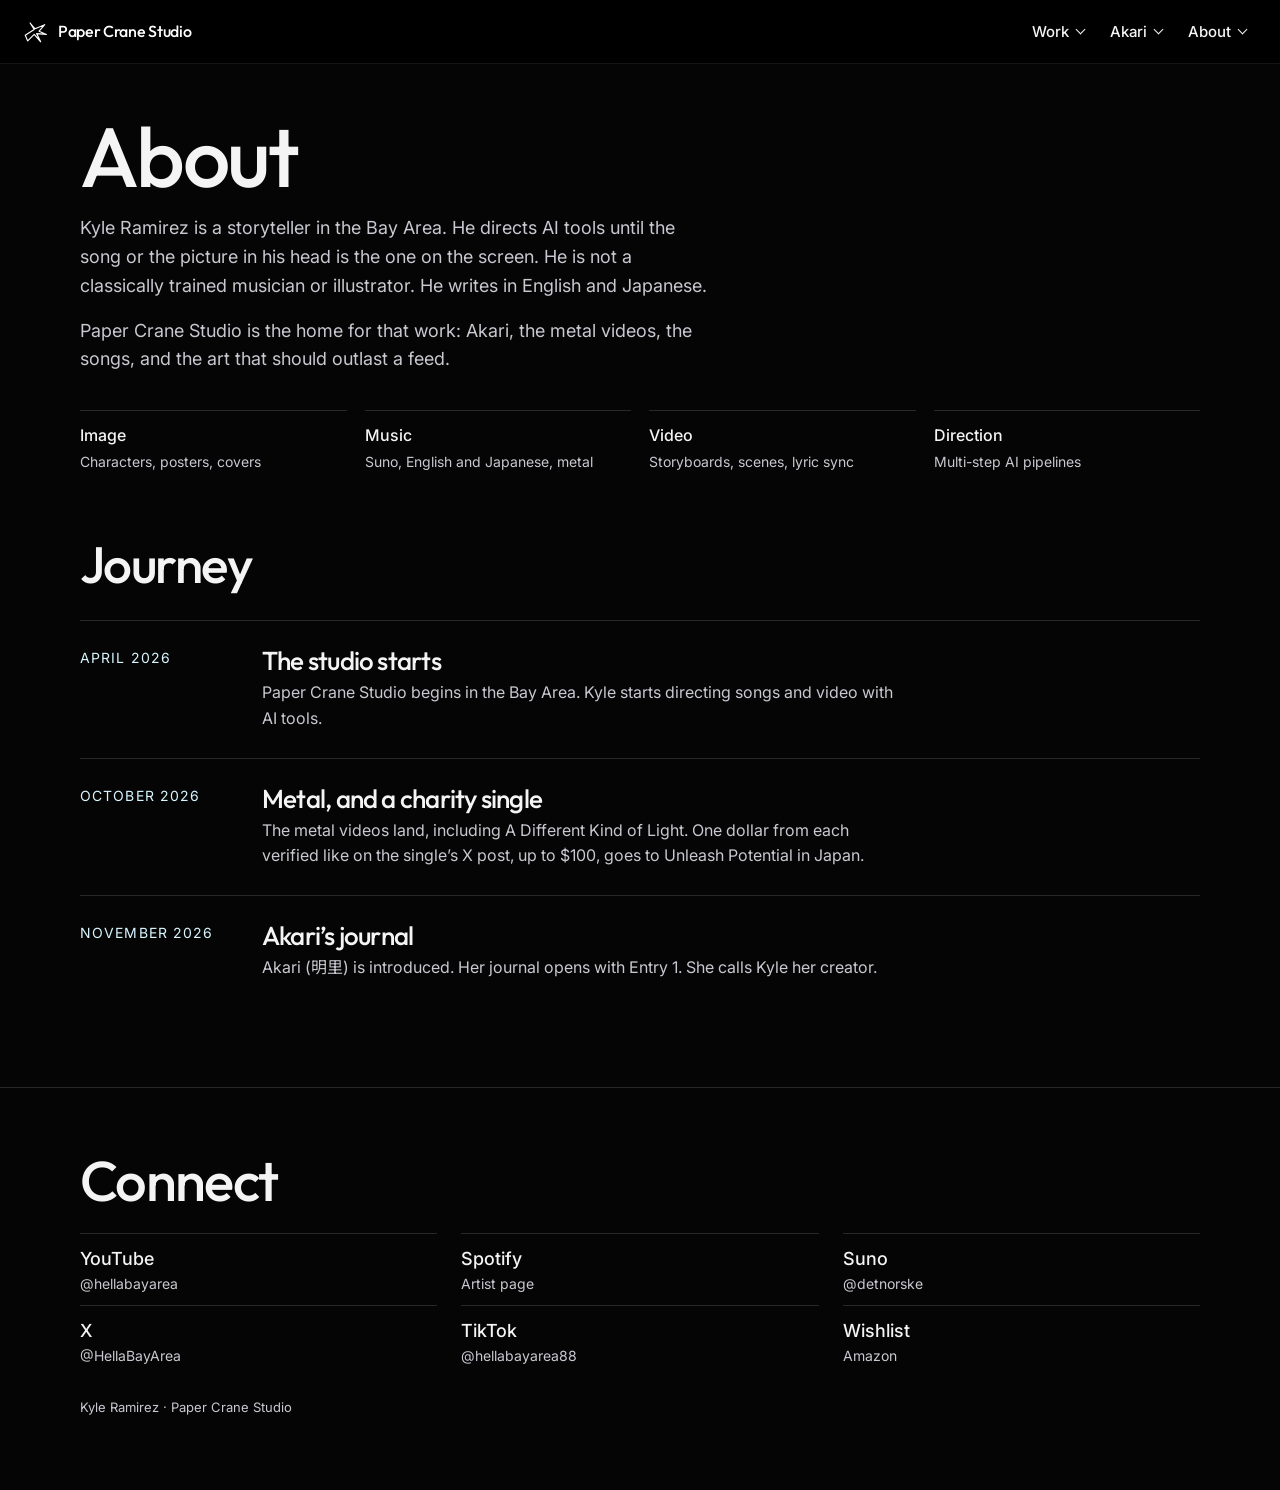
<file: about.html>
<!doctype html>
<html lang="en">
<head>
<meta charset="utf-8">
<meta name="viewport" content="width=device-width, initial-scale=1">
<title>About · Paper Crane Studio</title>
<meta name="description" content="Kyle Ramirez, Paper Crane Studio. A short journey from April 2026, and where to connect.">
<meta name="theme-color" content="#000000">
<link rel="icon" href="data:image/svg+xml,%3Csvg xmlns='http://www.w3.org/2000/svg' viewBox='0 0 32 32'%3E%3Cpath d='M4 20 L15 13 L10 5 L16 12 L28 7 L21 15 L30 19 L18 18 L23 28 L15 19 L7 27 Z' fill='none' stroke='%23d7f6ff' stroke-width='1.4'/%3E%3C/svg%3E">
<link rel="preconnect" href="https://fonts.googleapis.com">
<link rel="preconnect" href="https://fonts.gstatic.com" crossorigin>
<link href="https://fonts.googleapis.com/css2?family=Inter:wght@400;500&family=Noto+Sans+JP:wght@400;500&family=Outfit:wght@500&display=swap" rel="stylesheet">
<link rel="stylesheet" href="css/site.css">
</head>
<body data-root="">
<a class="skip" href="#content">Skip to content</a>
<header class="site-nav">
  <a class="brand" href="index.html">
    <svg viewBox="0 0 32 32" aria-hidden="true"><path d="M4 20 L15 13 L10 5 L16 12 L28 7 L21 15 L30 19 L18 18 L23 28 L15 19 L7 27 Z" fill="none" stroke="currentColor" stroke-width="1.4" stroke-linejoin="round" stroke-linecap="round"/></svg>
    Paper Crane Studio
  </a>
  <input class="nav-check" type="checkbox" id="nav-check">
  <label class="nav-toggle" for="nav-check"><span class="sr">Menu</span><span class="burger" aria-hidden="true"></span></label>
  <nav class="nav-links" aria-label="Primary">
    <details class="drop">
      <summary>Work</summary>
      <div class="menu">
        <a href="music.html">Music</a>
        <a href="music-videos.html">Videos</a>
        <a href="art.html">Art</a>
      </div>
    </details>
    <details class="drop">
      <summary>Akari</summary>
      <div class="menu">
        <a href="akari/">Her looks</a>
        <a href="akari/stories/">Stories</a>
      </div>
    </details>
    <details class="drop">
      <summary>About</summary>
      <div class="menu">
        <a href="about.html" aria-current="page">Journey</a>
        <a href="#connect">Connect</a>
      </div>
    </details>
  </nav>
</header>
<main class="page" id="content">
  <div class="wrap" id="about">
    <h1>About</h1>
    <p class="lede">Kyle Ramirez is a storyteller in the Bay Area. He directs AI tools until the song or the picture in his head is the one on the screen. He is not a classically trained musician or illustrator. He writes in English and Japanese.</p>
    <p class="lede" style="margin-top:16px">Paper Crane Studio is the home for that work: Akari, the metal videos, the songs, and the art that should outlast a feed.</p>
    <ul class="skills">
      <li><b>Image</b><span>Characters, posters, covers</span></li>
      <li><b>Music</b><span>Suno, English and Japanese, metal</span></li>
      <li><b>Video</b><span>Storyboards, scenes, lyric sync</span></li>
      <li><b>Direction</b><span>Multi-step AI pipelines</span></li>
    </ul>
    <section class="group" aria-labelledby="journey-title">
      <h2 id="journey-title">Journey</h2>
      <ol class="journey">
        <li>
          <span class="when">April 2026</span>
          <div>
            <h3>The studio starts</h3>
            <p>Paper Crane Studio begins in the Bay Area. Kyle starts directing songs and video with AI tools.</p>
          </div>
        </li>
        <li>
          <span class="when">October 2026</span>
          <div>
            <h3>Metal, and a charity single</h3>
            <p>The metal videos land, including A Different Kind of Light. One dollar from each verified like on the single’s X post, up to $100, goes to Unleash Potential in Japan.</p>
          </div>
        </li>
        <li>
          <span class="when">November 2026</span>
          <div>
            <h3>Akari’s journal</h3>
            <p>Akari (明里) is introduced. Her journal opens with Entry 1. She calls Kyle her creator.</p>
          </div>
        </li>
      </ol>
    </section>
  </div>
</main>
<footer class="site-footer" id="connect">
  <div class="wrap">
    <h2>Connect</h2>
    <ul class="connect">
      <li><a href="https://www.youtube.com/@hellabayarea" target="_blank" rel="noopener noreferrer"><b>YouTube</b><span>@hellabayarea</span></a></li>
      <li><a href="https://open.spotify.com/artist/5veTJMjUyzIwWuyG2h6DSA" target="_blank" rel="noopener noreferrer"><b>Spotify</b><span>Artist page</span></a></li>
      <li><a href="https://suno.com/@detnorske" target="_blank" rel="noopener noreferrer"><b>Suno</b><span>@detnorske</span></a></li>
      <li><a href="https://x.com/HellaBayArea" target="_blank" rel="noopener noreferrer"><b>X</b><span>@HellaBayArea</span></a></li>
      <li><a href="https://www.tiktok.com/@hellabayarea88" target="_blank" rel="noopener noreferrer"><b>TikTok</b><span>@hellabayarea88</span></a></li>
      <li><a href="https://www.amazon.com/hz/wishlist/ls/H9T2JK96ONGY" target="_blank" rel="noopener noreferrer"><b>Wishlist</b><span>Amazon</span></a></li>
    </ul>
    <p class="legal">Kyle Ramirez · Paper Crane Studio</p>
  </div>
</footer>
<script src="js/site.js"></script>
</body>
</html>
</file>
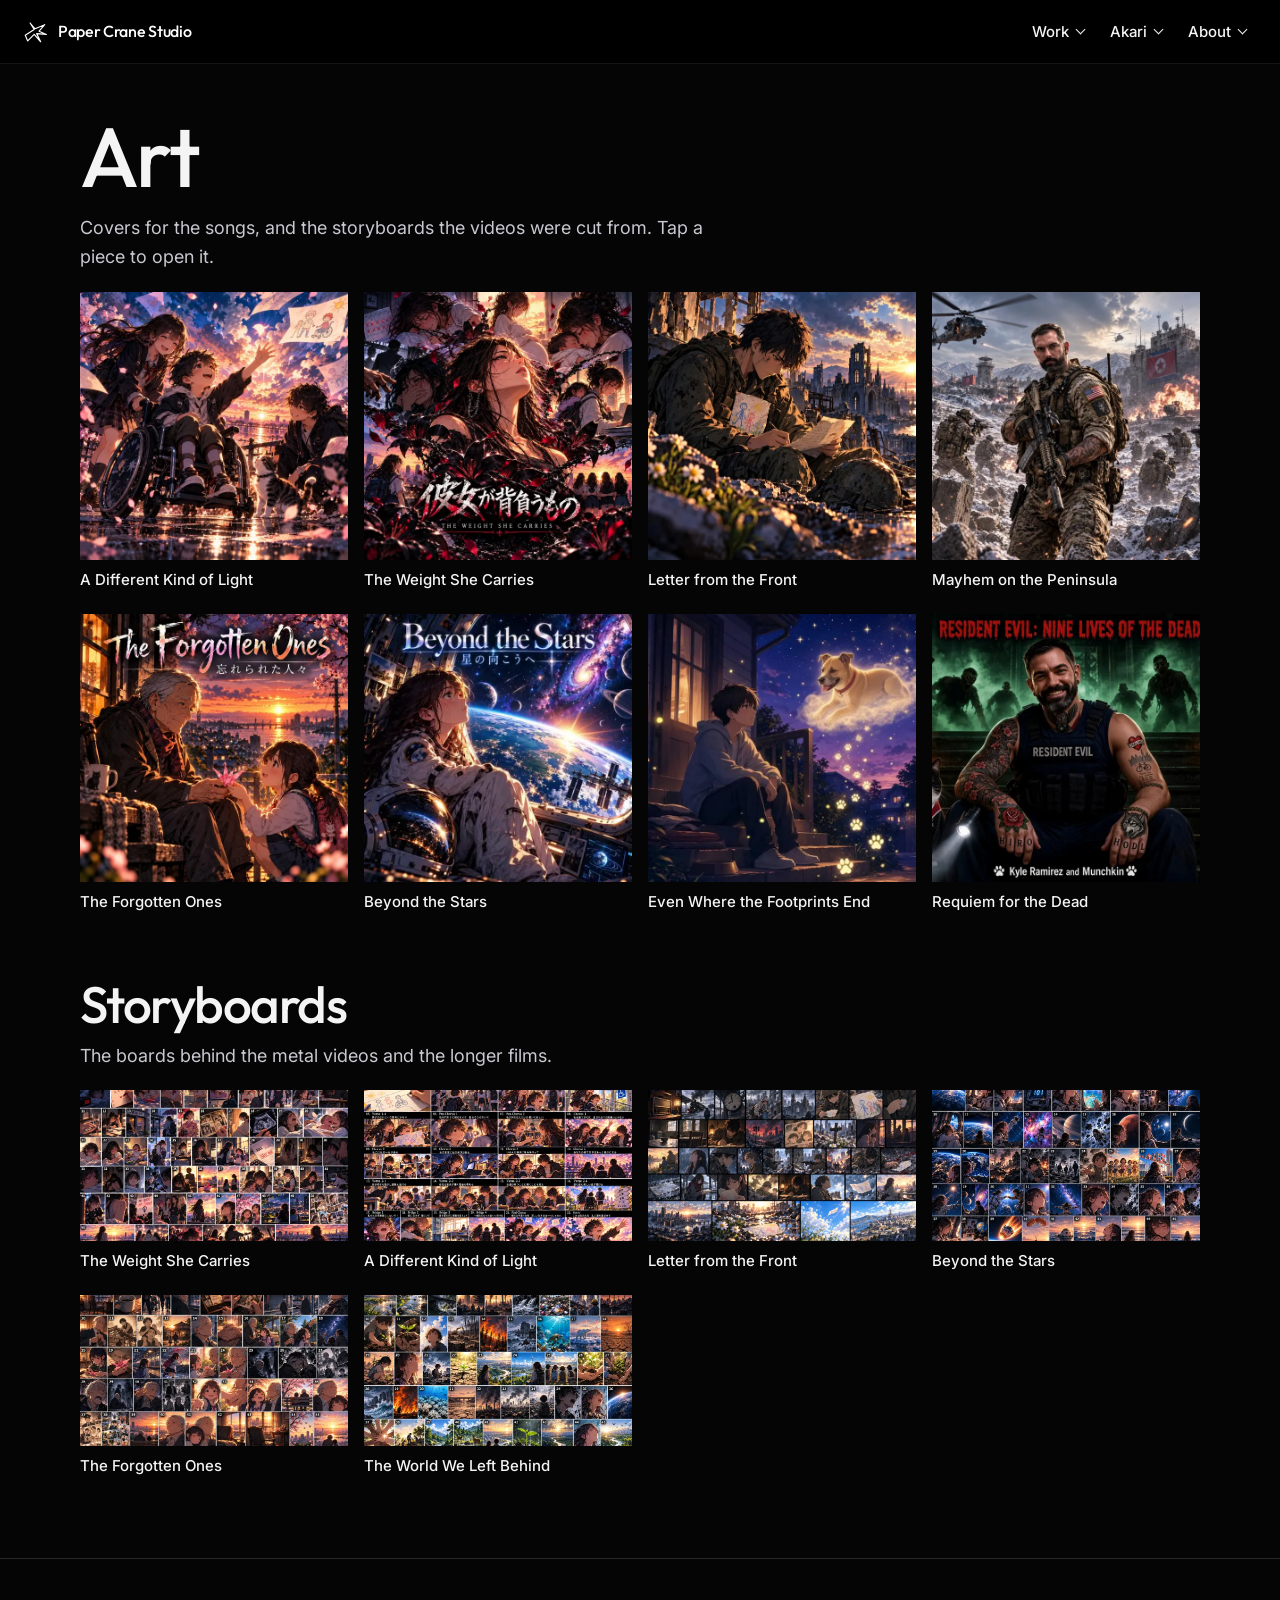
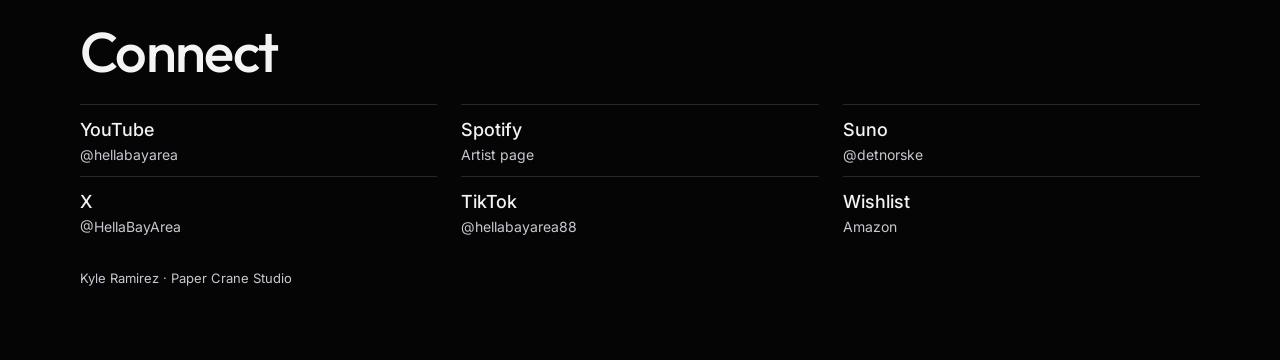
<file: art.html>
<!doctype html>
<html lang="en">
<head>
<meta charset="utf-8">
<meta name="viewport" content="width=device-width, initial-scale=1">
<title>Art · Paper Crane Studio</title>
<meta name="description" content="Cover art and storyboards from Paper Crane Studio. Song posters and the boards behind the videos.">
<meta name="theme-color" content="#000000">
<link rel="icon" href="data:image/svg+xml,%3Csvg xmlns='http://www.w3.org/2000/svg' viewBox='0 0 32 32'%3E%3Cpath d='M4 20 L15 13 L10 5 L16 12 L28 7 L21 15 L30 19 L18 18 L23 28 L15 19 L7 27 Z' fill='none' stroke='%23d7f6ff' stroke-width='1.4'/%3E%3C/svg%3E">
<link rel="preconnect" href="https://fonts.googleapis.com">
<link rel="preconnect" href="https://fonts.gstatic.com" crossorigin>
<link href="https://fonts.googleapis.com/css2?family=Inter:wght@400;500&family=Noto+Sans+JP:wght@400;500&family=Outfit:wght@500&display=swap" rel="stylesheet">
<link rel="stylesheet" href="css/site.css">
</head>
<body data-root="">
<a class="skip" href="#content">Skip to content</a>
<header class="site-nav">
  <a class="brand" href="index.html">
    <svg viewBox="0 0 32 32" aria-hidden="true"><path d="M4 20 L15 13 L10 5 L16 12 L28 7 L21 15 L30 19 L18 18 L23 28 L15 19 L7 27 Z" fill="none" stroke="currentColor" stroke-width="1.4" stroke-linejoin="round" stroke-linecap="round"/></svg>
    Paper Crane Studio
  </a>
  <input class="nav-check" type="checkbox" id="nav-check">
  <label class="nav-toggle" for="nav-check"><span class="sr">Menu</span><span class="burger" aria-hidden="true"></span></label>
  <nav class="nav-links" aria-label="Primary">
    <details class="drop">
      <summary>Work</summary>
      <div class="menu">
        <a href="music.html">Music</a>
        <a href="music-videos.html">Videos</a>
        <a href="art.html" aria-current="page">Art</a>
      </div>
    </details>
    <details class="drop">
      <summary>Akari</summary>
      <div class="menu">
        <a href="akari/">Her looks</a>
        <a href="akari/stories/">Stories</a>
      </div>
    </details>
    <details class="drop">
      <summary>About</summary>
      <div class="menu">
        <a href="about.html">Journey</a>
        <a href="#connect">Connect</a>
      </div>
    </details>
  </nav>
</header>
<main class="page" id="content">
  <div class="wrap" id="art">
    <h1>Art</h1>
    <p class="lede">Covers for the songs, and the storyboards the videos were cut from. Tap a piece to open it.</p>
    <div class="art-grid">
      <a class="shot" href="assets/covers/different-light.webp" data-lightbox data-alt="A Different Kind of Light cover art" data-caption="A Different Kind of Light">
        <img src="assets/covers/different-light.webp" alt="A Different Kind of Light cover art" loading="lazy">
        <span>A Different Kind of Light</span>
      </a>
      <a class="shot" href="assets/covers/weight-she-carries.webp" data-lightbox data-alt="The Weight She Carries cover art" data-caption="The Weight She Carries">
        <img src="assets/covers/weight-she-carries.webp" alt="The Weight She Carries cover art" loading="lazy">
        <span>The Weight She Carries</span>
      </a>
      <a class="shot" href="assets/covers/letter-front.webp" data-lightbox data-alt="Letter from the Front cover art" data-caption="Letter from the Front">
        <img src="assets/covers/letter-front.webp" alt="Letter from the Front cover art" loading="lazy">
        <span>Letter from the Front</span>
      </a>
      <a class="shot" href="assets/covers/mayhem.webp" data-lightbox data-alt="Mayhem on the Peninsula cover art" data-caption="Mayhem on the Peninsula">
        <img src="assets/covers/mayhem.webp" alt="Mayhem on the Peninsula cover art" loading="lazy">
        <span>Mayhem on the Peninsula</span>
      </a>
      <a class="shot" href="assets/covers/forgotten-ones.webp" data-lightbox data-alt="The Forgotten Ones cover art" data-caption="The Forgotten Ones">
        <img src="assets/covers/forgotten-ones.webp" alt="The Forgotten Ones cover art" loading="lazy">
        <span>The Forgotten Ones</span>
      </a>
      <a class="shot" href="assets/covers/beyond-the-stars.webp" data-lightbox data-alt="Beyond the Stars cover art" data-caption="Beyond the Stars">
        <img src="assets/covers/beyond-the-stars.webp" alt="Beyond the Stars cover art" loading="lazy">
        <span>Beyond the Stars</span>
      </a>
      <a class="shot" href="assets/covers/footprints.webp" data-lightbox data-alt="Even Where the Footprints End cover art" data-caption="Even Where the Footprints End">
        <img src="assets/covers/footprints.webp" alt="Even Where the Footprints End cover art" loading="lazy">
        <span>Even Where the Footprints End</span>
      </a>
      <a class="shot" href="assets/covers/requiem.webp" data-lightbox data-alt="Requiem for the Dead cover art" data-caption="Requiem for the Dead">
        <img src="assets/covers/requiem.webp" alt="Requiem for the Dead cover art" loading="lazy">
        <span>Requiem for the Dead</span>
      </a>
    </div>
    <section class="group" aria-labelledby="boards-title">
      <h2 id="boards-title">Storyboards</h2>
      <p class="lede">The boards behind the metal videos and the longer films.</p>
      <div class="art-grid">
        <a class="shot wide" href="assets/img/weight-board.webp" data-lightbox data-alt="The Weight She Carries video storyboard" data-caption="The Weight She Carries storyboard">
          <img src="assets/thumb/weight-board.webp" alt="The Weight She Carries video storyboard" loading="lazy">
          <span>The Weight She Carries</span>
        </a>
        <a class="shot wide" href="assets/img/light-board.webp" data-lightbox data-alt="A Different Kind of Light video storyboard" data-caption="A Different Kind of Light storyboard">
          <img src="assets/thumb/light-board.webp" alt="A Different Kind of Light video storyboard" loading="lazy">
          <span>A Different Kind of Light</span>
        </a>
        <a class="shot wide" href="assets/img/letter-board.webp" data-lightbox data-alt="Letter from the Front video storyboard" data-caption="Letter from the Front storyboard">
          <img src="assets/thumb/letter-board.webp" alt="Letter from the Front video storyboard" loading="lazy">
          <span>Letter from the Front</span>
        </a>
        <a class="shot wide" href="assets/img/stars-board.webp" data-lightbox data-alt="Beyond the Stars video storyboard" data-caption="Beyond the Stars storyboard">
          <img src="assets/thumb/stars-board.webp" alt="Beyond the Stars video storyboard" loading="lazy">
          <span>Beyond the Stars</span>
        </a>
        <a class="shot wide" href="assets/img/elder-board.webp" data-lightbox data-alt="The Forgotten Ones video storyboard" data-caption="The Forgotten Ones storyboard">
          <img src="assets/thumb/elder-board.webp" alt="The Forgotten Ones video storyboard" loading="lazy">
          <span>The Forgotten Ones</span>
        </a>
        <a class="shot wide" href="assets/img/earth-board.webp" data-lightbox data-alt="The World We Left Behind video storyboard" data-caption="The World We Left Behind storyboard">
          <img src="assets/thumb/earth-board.webp" alt="The World We Left Behind video storyboard" loading="lazy">
          <span>The World We Left Behind</span>
        </a>
      </div>
    </section>
  </div>
</main>
<dialog id="lightbox" aria-label="Expanded image">
  <form method="dialog"><button class="dlg-close">Close</button></form>
  <figure>
    <img alt="" id="lightbox-img">
    <figcaption></figcaption>
  </figure>
</dialog>
<footer class="site-footer" id="connect">
  <div class="wrap">
    <h2>Connect</h2>
    <ul class="connect">
      <li><a href="https://www.youtube.com/@hellabayarea" target="_blank" rel="noopener noreferrer"><b>YouTube</b><span>@hellabayarea</span></a></li>
      <li><a href="https://open.spotify.com/artist/5veTJMjUyzIwWuyG2h6DSA" target="_blank" rel="noopener noreferrer"><b>Spotify</b><span>Artist page</span></a></li>
      <li><a href="https://suno.com/@detnorske" target="_blank" rel="noopener noreferrer"><b>Suno</b><span>@detnorske</span></a></li>
      <li><a href="https://x.com/HellaBayArea" target="_blank" rel="noopener noreferrer"><b>X</b><span>@HellaBayArea</span></a></li>
      <li><a href="https://www.tiktok.com/@hellabayarea88" target="_blank" rel="noopener noreferrer"><b>TikTok</b><span>@hellabayarea88</span></a></li>
      <li><a href="https://www.amazon.com/hz/wishlist/ls/H9T2JK96ONGY" target="_blank" rel="noopener noreferrer"><b>Wishlist</b><span>Amazon</span></a></li>
    </ul>
    <p class="legal">Kyle Ramirez · Paper Crane Studio</p>
  </div>
</footer>
<script src="js/site.js"></script>
</body>
</html>
</file>
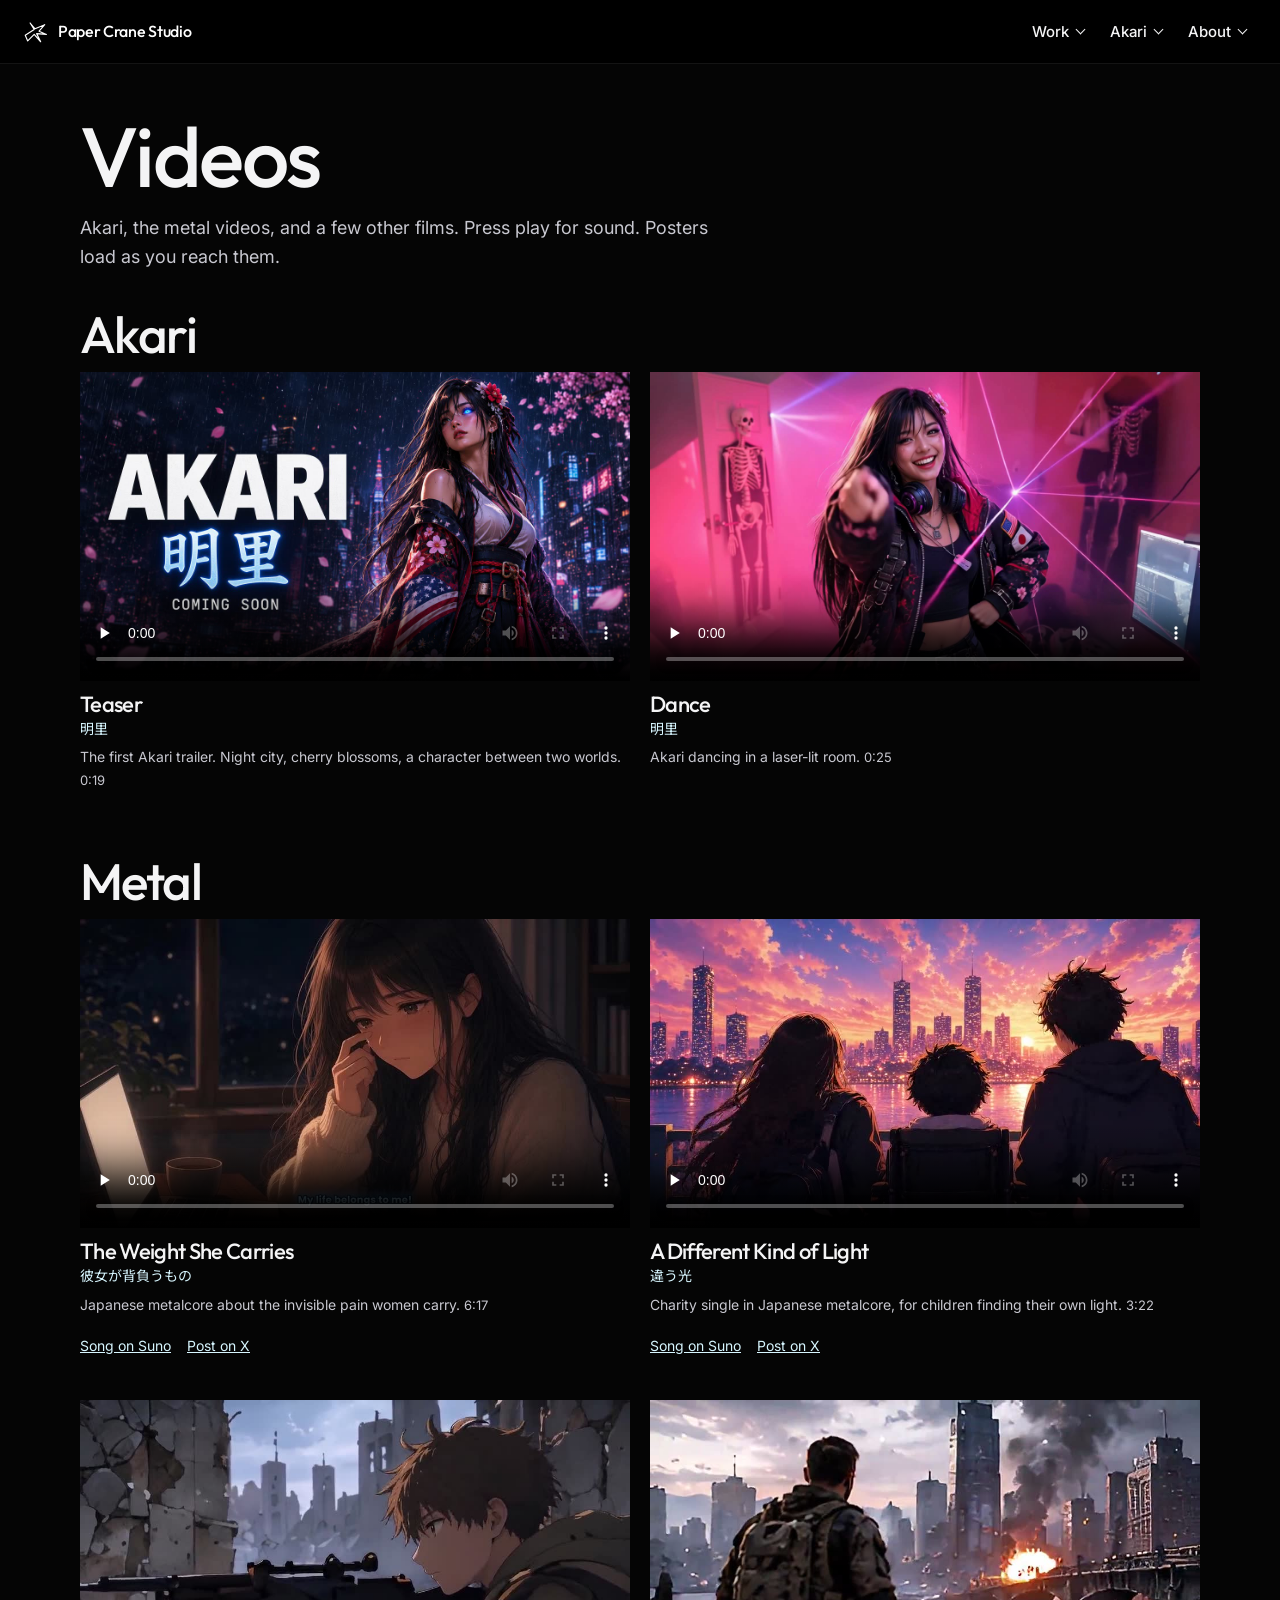
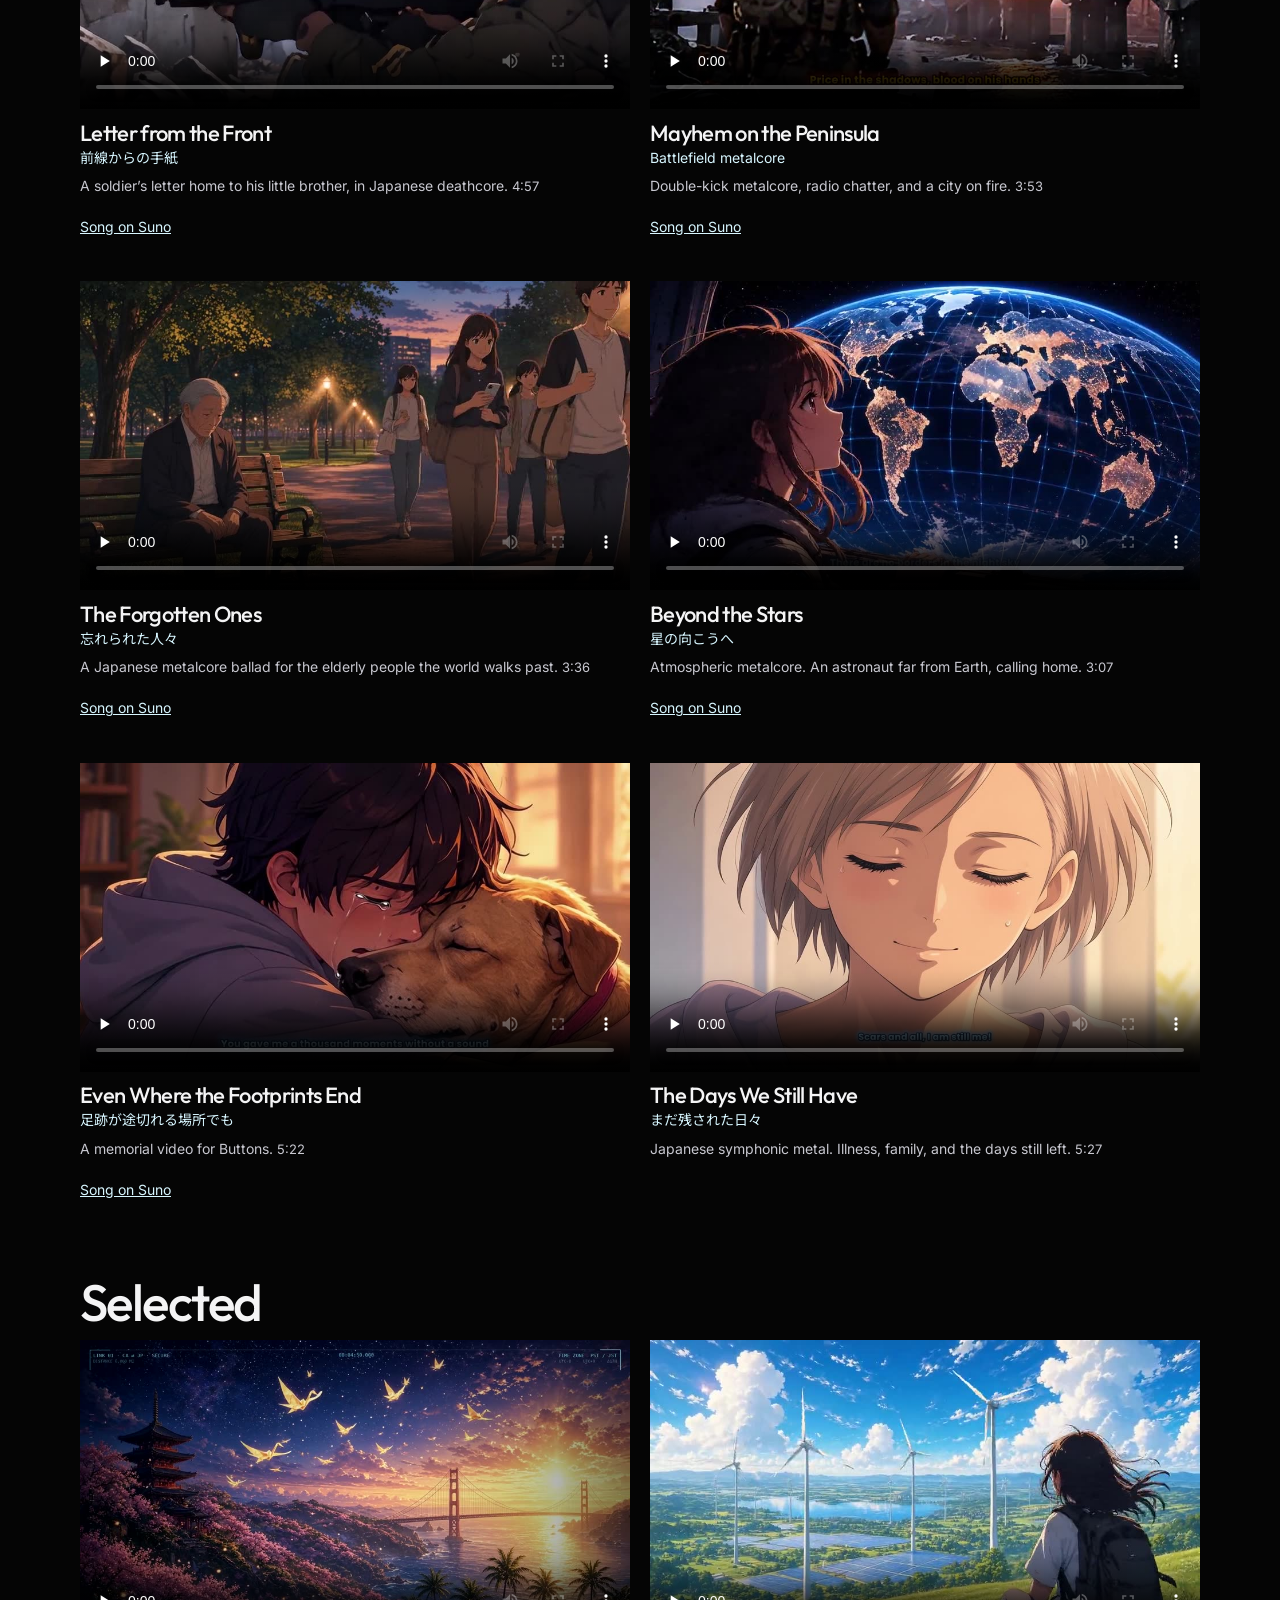
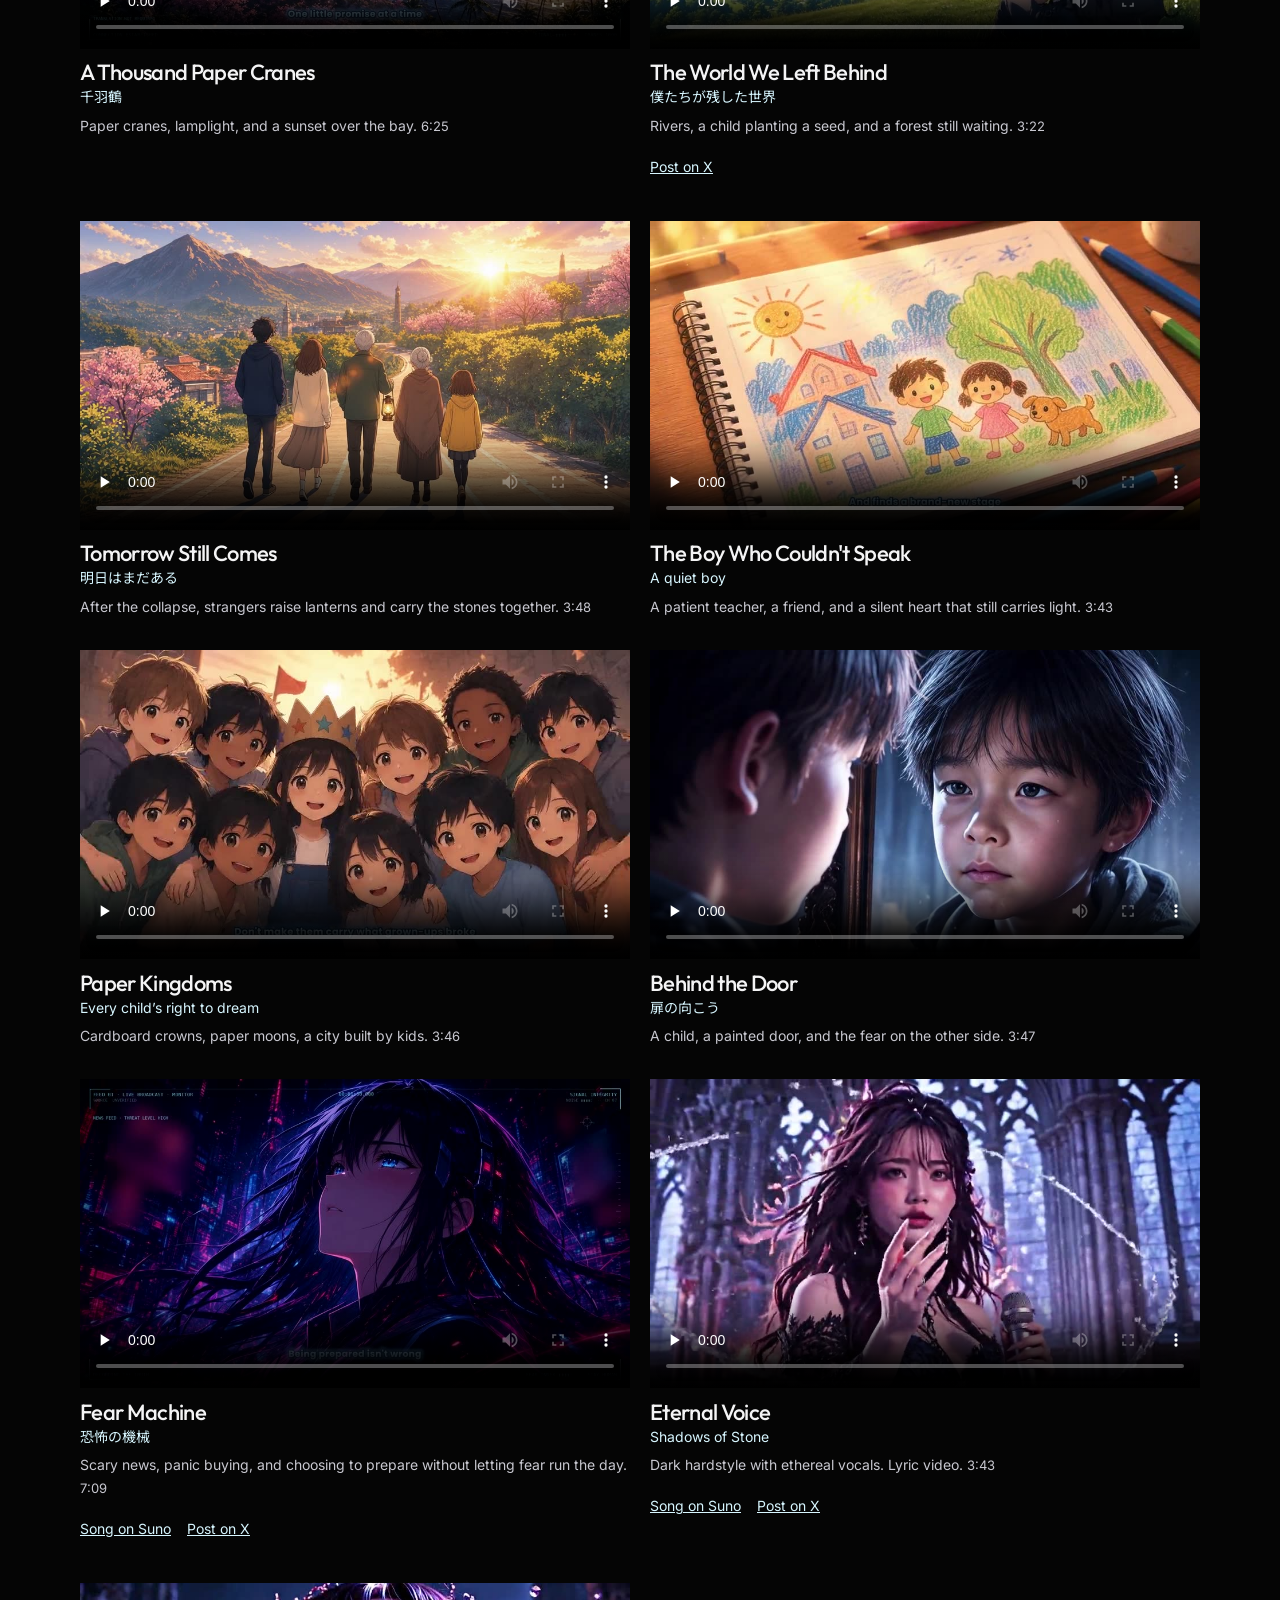
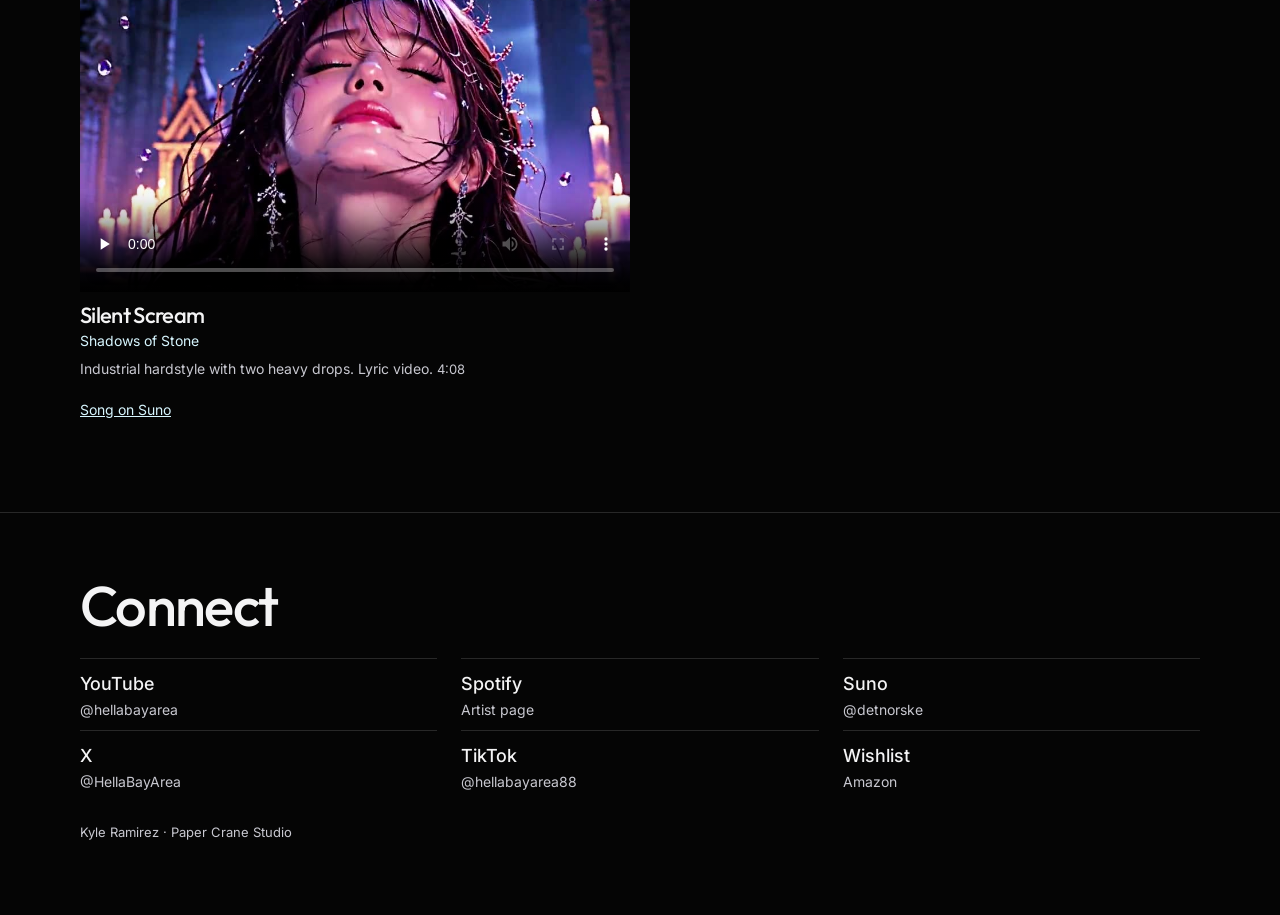
<file: music-videos.html>
<!doctype html>
<html lang="en">
<head>
<meta charset="utf-8">
<meta name="viewport" content="width=device-width, initial-scale=1">
<title>Videos · Paper Crane Studio</title>
<meta name="description" content="Videos by Kyle Ramirez. Akari, metal videos, and a short list of other films.">
<meta property="og:title" content="Videos · Paper Crane Studio">
<meta property="og:image" content="https://hellabayarea.github.io/portfolio/assets/mv/different-light.jpg">
<meta name="theme-color" content="#000000">
<link rel="icon" href="data:image/svg+xml,%3Csvg xmlns='http://www.w3.org/2000/svg' viewBox='0 0 32 32'%3E%3Cpath d='M4 20 L15 13 L10 5 L16 12 L28 7 L21 15 L30 19 L18 18 L23 28 L15 19 L7 27 Z' fill='none' stroke='%23d7f6ff' stroke-width='1.4'/%3E%3C/svg%3E">
<link rel="preconnect" href="https://fonts.googleapis.com">
<link rel="preconnect" href="https://fonts.gstatic.com" crossorigin>
<link href="https://fonts.googleapis.com/css2?family=Inter:wght@400;500&family=Noto+Sans+JP:wght@400;500&family=Outfit:wght@500&display=swap" rel="stylesheet">
<link rel="stylesheet" href="css/site.css">
</head>
<body data-root="">
<a class="skip" href="#content">Skip to content</a>
<header class="site-nav">
  <a class="brand" href="index.html">
    <svg viewBox="0 0 32 32" aria-hidden="true"><path d="M4 20 L15 13 L10 5 L16 12 L28 7 L21 15 L30 19 L18 18 L23 28 L15 19 L7 27 Z" fill="none" stroke="currentColor" stroke-width="1.4" stroke-linejoin="round" stroke-linecap="round"/></svg>
    Paper Crane Studio
  </a>
  <input class="nav-check" type="checkbox" id="nav-check">
  <label class="nav-toggle" for="nav-check"><span class="sr">Menu</span><span class="burger" aria-hidden="true"></span></label>
  <nav class="nav-links" aria-label="Primary">
    <details class="drop">
      <summary>Work</summary>
      <div class="menu">
        <a href="music.html">Music</a>
        <a href="music-videos.html" aria-current="page">Videos</a>
        <a href="art.html">Art</a>
      </div>
    </details>
    <details class="drop">
      <summary>Akari</summary>
      <div class="menu">
        <a href="akari/">Her looks</a>
        <a href="akari/stories/">Stories</a>
      </div>
    </details>
    <details class="drop">
      <summary>About</summary>
      <div class="menu">
        <a href="about.html">Journey</a>
        <a href="#connect">Connect</a>
      </div>
    </details>
  </nav>
</header>
<main class="page" id="content">
  <div class="wrap" id="videos">
    <h1>Videos</h1>
    <p class="lede">Akari, the metal videos, and a few other films. Press play for sound. Posters load as you reach them.</p>

    <section class="group" aria-labelledby="akari-videos" style="margin-top:36px">
      <h2 id="akari-videos">Akari</h2>
      <div class="vgrid">
        <article class="vcard" id="akari-teaser">
          <video controls playsinline preload="none" data-poster="assets/poster/akari-teaser.jpg" src="assets/video/akari-teaser.mp4" aria-label="Akari teaser"></video>
          <h3>Teaser</h3>
          <p class="sub" lang="ja">明里</p>
          <p>The first Akari trailer. Night city, cherry blossoms, a character between two worlds. <span class="dur">0:19</span></p>
        </article>
        <article class="vcard" id="akari-dance">
          <video controls playsinline preload="none" data-poster="assets/poster/akari-dance.jpg" src="assets/video/akari-dance.mp4" aria-label="Akari dancing"></video>
          <h3>Dance</h3>
          <p class="sub" lang="ja">明里</p>
          <p>Akari dancing in a laser-lit room. <span class="dur">0:25</span></p>
        </article>
      </div>
    </section>

    <section class="group" aria-labelledby="metal-videos">
      <h2 id="metal-videos">Metal</h2>
      <div class="vgrid">
        <article class="vcard" id="weight-she-carries">
          <video controls playsinline preload="none" data-poster="assets/mv/weight-she-carries.jpg" src="assets/mv/weight-she-carries.mp4" aria-label="The Weight She Carries video"></video>
          <h3>The Weight She Carries</h3>
          <p class="sub" lang="ja">彼女が背負うもの</p>
          <p>Japanese metalcore about the invisible pain women carry. <span class="dur">6:17</span></p>
          <div class="vlinks"><a href="https://suno.com/song/4327924f-189f-4be5-8a09-c95d8c919df1" target="_blank" rel="noopener noreferrer">Song on Suno</a><a href="https://x.com/HellaBayArea/status/2114880163540602990" target="_blank" rel="noopener noreferrer">Post on X</a></div>
        </article>
        <article class="vcard" id="different-light">
          <video controls playsinline preload="none" data-poster="assets/mv/different-light.jpg" src="assets/mv/different-light.mp4" aria-label="A Different Kind of Light video"></video>
          <h3>A Different Kind of Light</h3>
          <p class="sub" lang="ja">違う光</p>
          <p>Charity single in Japanese metalcore, for children finding their own light. <span class="dur">3:22</span></p>
          <div class="vlinks"><a href="https://suno.com/song/025d9200-f3dc-4bb0-976a-91af5b84df49" target="_blank" rel="noopener noreferrer">Song on Suno</a><a href="https://x.com/HellaBayArea/status/2114258221347287448" target="_blank" rel="noopener noreferrer">Post on X</a></div>
        </article>
        <article class="vcard" id="letter-front">
          <video controls playsinline preload="none" data-poster="assets/mv/letter-front.jpg" src="assets/mv/letter-front.mp4" aria-label="Letter from the Front video"></video>
          <h3>Letter from the Front</h3>
          <p class="sub" lang="ja">前線からの手紙</p>
          <p>A soldier’s letter home to his little brother, in Japanese deathcore. <span class="dur">4:57</span></p>
          <div class="vlinks"><a href="https://suno.com/song/661ee057-bc6a-4aad-9ab1-f4f0594985c3" target="_blank" rel="noopener noreferrer">Song on Suno</a></div>
        </article>
        <article class="vcard" id="mayhem">
          <video controls playsinline preload="none" data-poster="assets/mv/mayhem.jpg" src="assets/mv/mayhem.mp4" aria-label="Mayhem on the Peninsula video"></video>
          <h3>Mayhem on the Peninsula</h3>
          <p class="sub">Battlefield metalcore</p>
          <p>Double-kick metalcore, radio chatter, and a city on fire. <span class="dur">3:53</span></p>
          <div class="vlinks"><a href="https://suno.com/song/13887b34-bf14-4fd6-af62-7240b66ee22f" target="_blank" rel="noopener noreferrer">Song on Suno</a></div>
        </article>
        <article class="vcard" id="forgotten-ones">
          <video controls playsinline preload="none" data-poster="assets/mv/forgotten-ones.jpg" src="assets/mv/forgotten-ones.mp4" aria-label="The Forgotten Ones video"></video>
          <h3>The Forgotten Ones</h3>
          <p class="sub" lang="ja">忘れられた人々</p>
          <p>A Japanese metalcore ballad for the elderly people the world walks past. <span class="dur">3:36</span></p>
          <div class="vlinks"><a href="https://suno.com/song/95e26a2e-838e-4a6c-9d33-e89000c6788a" target="_blank" rel="noopener noreferrer">Song on Suno</a></div>
        </article>
        <article class="vcard" id="beyond-the-stars">
          <video controls playsinline preload="none" data-poster="assets/mv/beyond-the-stars.jpg" src="assets/mv/beyond-the-stars.mp4" aria-label="Beyond the Stars video"></video>
          <h3>Beyond the Stars</h3>
          <p class="sub" lang="ja">星の向こうへ</p>
          <p>Atmospheric metalcore. An astronaut far from Earth, calling home. <span class="dur">3:07</span></p>
          <div class="vlinks"><a href="https://suno.com/song/2c699a9a-bf3e-402a-9207-6ca25650f03d" target="_blank" rel="noopener noreferrer">Song on Suno</a></div>
        </article>
        <article class="vcard" id="footprints">
          <video controls playsinline preload="none" data-poster="assets/mv/footprints.jpg" src="assets/mv/footprints.mp4" aria-label="Even Where the Footprints End video"></video>
          <h3>Even Where the Footprints End</h3>
          <p class="sub" lang="ja">足跡が途切れる場所でも</p>
          <p>A memorial video for Buttons. <span class="dur">5:22</span></p>
          <div class="vlinks"><a href="https://suno.com/song/47bd3b5f-7fa6-4c32-b035-b2d88f10e56e" target="_blank" rel="noopener noreferrer">Song on Suno</a></div>
        </article>
        <article class="vcard" id="days-we-still-have">
          <video controls playsinline preload="none" data-poster="assets/mv/days-we-still-have.jpg" src="assets/mv/days-we-still-have.mp4" aria-label="The Days We Still Have video"></video>
          <h3>The Days We Still Have</h3>
          <p class="sub" lang="ja">まだ残された日々</p>
          <p>Japanese symphonic metal. Illness, family, and the days still left. <span class="dur">5:27</span></p>
        </article>
      </div>
    </section>

    <section class="group" aria-labelledby="selected-videos">
      <h2 id="selected-videos">Selected</h2>
      <div class="vgrid">
        <article class="vcard" id="thousand-paper-cranes">
          <video controls playsinline preload="none" data-poster="assets/mv/thousand-paper-cranes.jpg" src="assets/mv/thousand-paper-cranes.mp4" aria-label="A Thousand Paper Cranes video"></video>
          <h3>A Thousand Paper Cranes</h3>
          <p class="sub" lang="ja">千羽鶴</p>
          <p>Paper cranes, lamplight, and a sunset over the bay. <span class="dur">6:25</span></p>
        </article>
        <article class="vcard" id="world-we-left-behind">
          <video controls playsinline preload="none" data-poster="assets/mv/world-we-left-behind.jpg" src="assets/mv/world-we-left-behind.mp4" aria-label="The World We Left Behind video"></video>
          <h3>The World We Left Behind</h3>
          <p class="sub" lang="ja">僕たちが残した世界</p>
          <p>Rivers, a child planting a seed, and a forest still waiting. <span class="dur">3:22</span></p>
          <div class="vlinks"><a href="https://x.com/HellaBayArea/status/2114295594676318247" target="_blank" rel="noopener noreferrer">Post on X</a></div>
        </article>
        <article class="vcard" id="tomorrow-still-comes">
          <video controls playsinline preload="none" data-poster="assets/mv/tomorrow-still-comes.jpg" src="assets/mv/tomorrow-still-comes.mp4" aria-label="Tomorrow Still Comes video"></video>
          <h3>Tomorrow Still Comes</h3>
          <p class="sub" lang="ja">明日はまだある</p>
          <p>After the collapse, strangers raise lanterns and carry the stones together. <span class="dur">3:48</span></p>
        </article>
        <article class="vcard" id="boy-who-couldnt-speak">
          <video controls playsinline preload="none" data-poster="assets/mv/boy-who-couldnt-speak.jpg" src="assets/mv/boy-who-couldnt-speak.mp4" aria-label="The Boy Who Couldn't Speak video"></video>
          <h3>The Boy Who Couldn't Speak</h3>
          <p class="sub">A quiet boy</p>
          <p>A patient teacher, a friend, and a silent heart that still carries light. <span class="dur">3:43</span></p>
        </article>
        <article class="vcard" id="paper-kingdoms">
          <video controls playsinline preload="none" data-poster="assets/mv/paper-kingdoms.jpg" src="assets/mv/paper-kingdoms.mp4" aria-label="Paper Kingdoms video"></video>
          <h3>Paper Kingdoms</h3>
          <p class="sub">Every child’s right to dream</p>
          <p>Cardboard crowns, paper moons, a city built by kids. <span class="dur">3:46</span></p>
        </article>
        <article class="vcard" id="behind-the-door">
          <video controls playsinline preload="none" data-poster="assets/mv/behind-the-door.jpg" src="assets/mv/behind-the-door.mp4" aria-label="Behind the Door video"></video>
          <h3>Behind the Door</h3>
          <p class="sub" lang="ja">扉の向こう</p>
          <p>A child, a painted door, and the fear on the other side. <span class="dur">3:47</span></p>
        </article>
        <article class="vcard" id="fear-machine">
          <video controls playsinline preload="none" data-poster="assets/mv/fear-machine.jpg" src="assets/mv/fear-machine.mp4" aria-label="Fear Machine video"></video>
          <h3>Fear Machine</h3>
          <p class="sub" lang="ja">恐怖の機械</p>
          <p>Scary news, panic buying, and choosing to prepare without letting fear run the day. <span class="dur">7:09</span></p>
          <div class="vlinks"><a href="https://suno.com/song/463c6303-9e35-4c11-95bf-ea6038b4d967" target="_blank" rel="noopener noreferrer">Song on Suno</a><a href="https://x.com/HellaBayArea/status/2116447437611208708" target="_blank" rel="noopener noreferrer">Post on X</a></div>
        </article>
        <article class="vcard" id="eternal-voice">
          <video controls playsinline preload="none" data-poster="assets/mv/eternal-voice.jpg" src="assets/mv/eternal-voice.mp4" aria-label="Eternal Voice video"></video>
          <h3>Eternal Voice</h3>
          <p class="sub">Shadows of Stone</p>
          <p>Dark hardstyle with ethereal vocals. Lyric video. <span class="dur">3:43</span></p>
          <div class="vlinks"><a href="https://suno.com/song/86d863dd-3956-4223-8911-f3a0c83987e2" target="_blank" rel="noopener noreferrer">Song on Suno</a><a href="https://x.com/HellaBayArea/status/2111762165409718341" target="_blank" rel="noopener noreferrer">Post on X</a></div>
        </article>
        <article class="vcard" id="silent-scream">
          <video controls playsinline preload="none" data-poster="assets/mv/silent-scream.jpg" src="assets/mv/silent-scream.mp4" aria-label="Silent Scream video"></video>
          <h3>Silent Scream</h3>
          <p class="sub">Shadows of Stone</p>
          <p>Industrial hardstyle with two heavy drops. Lyric video. <span class="dur">4:08</span></p>
          <div class="vlinks"><a href="https://suno.com/song/7843e4dc-d790-4cbc-8cb7-adc7c4ce708a" target="_blank" rel="noopener noreferrer">Song on Suno</a></div>
        </article>
      </div>
    </section>
  </div>
</main>
<footer class="site-footer" id="connect">
  <div class="wrap">
    <h2>Connect</h2>
    <ul class="connect">
      <li><a href="https://www.youtube.com/@hellabayarea" target="_blank" rel="noopener noreferrer"><b>YouTube</b><span>@hellabayarea</span></a></li>
      <li><a href="https://open.spotify.com/artist/5veTJMjUyzIwWuyG2h6DSA" target="_blank" rel="noopener noreferrer"><b>Spotify</b><span>Artist page</span></a></li>
      <li><a href="https://suno.com/@detnorske" target="_blank" rel="noopener noreferrer"><b>Suno</b><span>@detnorske</span></a></li>
      <li><a href="https://x.com/HellaBayArea" target="_blank" rel="noopener noreferrer"><b>X</b><span>@HellaBayArea</span></a></li>
      <li><a href="https://www.tiktok.com/@hellabayarea88" target="_blank" rel="noopener noreferrer"><b>TikTok</b><span>@hellabayarea88</span></a></li>
      <li><a href="https://www.amazon.com/hz/wishlist/ls/H9T2JK96ONGY" target="_blank" rel="noopener noreferrer"><b>Wishlist</b><span>Amazon</span></a></li>
    </ul>
    <p class="legal">Kyle Ramirez · Paper Crane Studio</p>
  </div>
</footer>
<script src="js/site.js"></script>
</body>
</html>
</file>
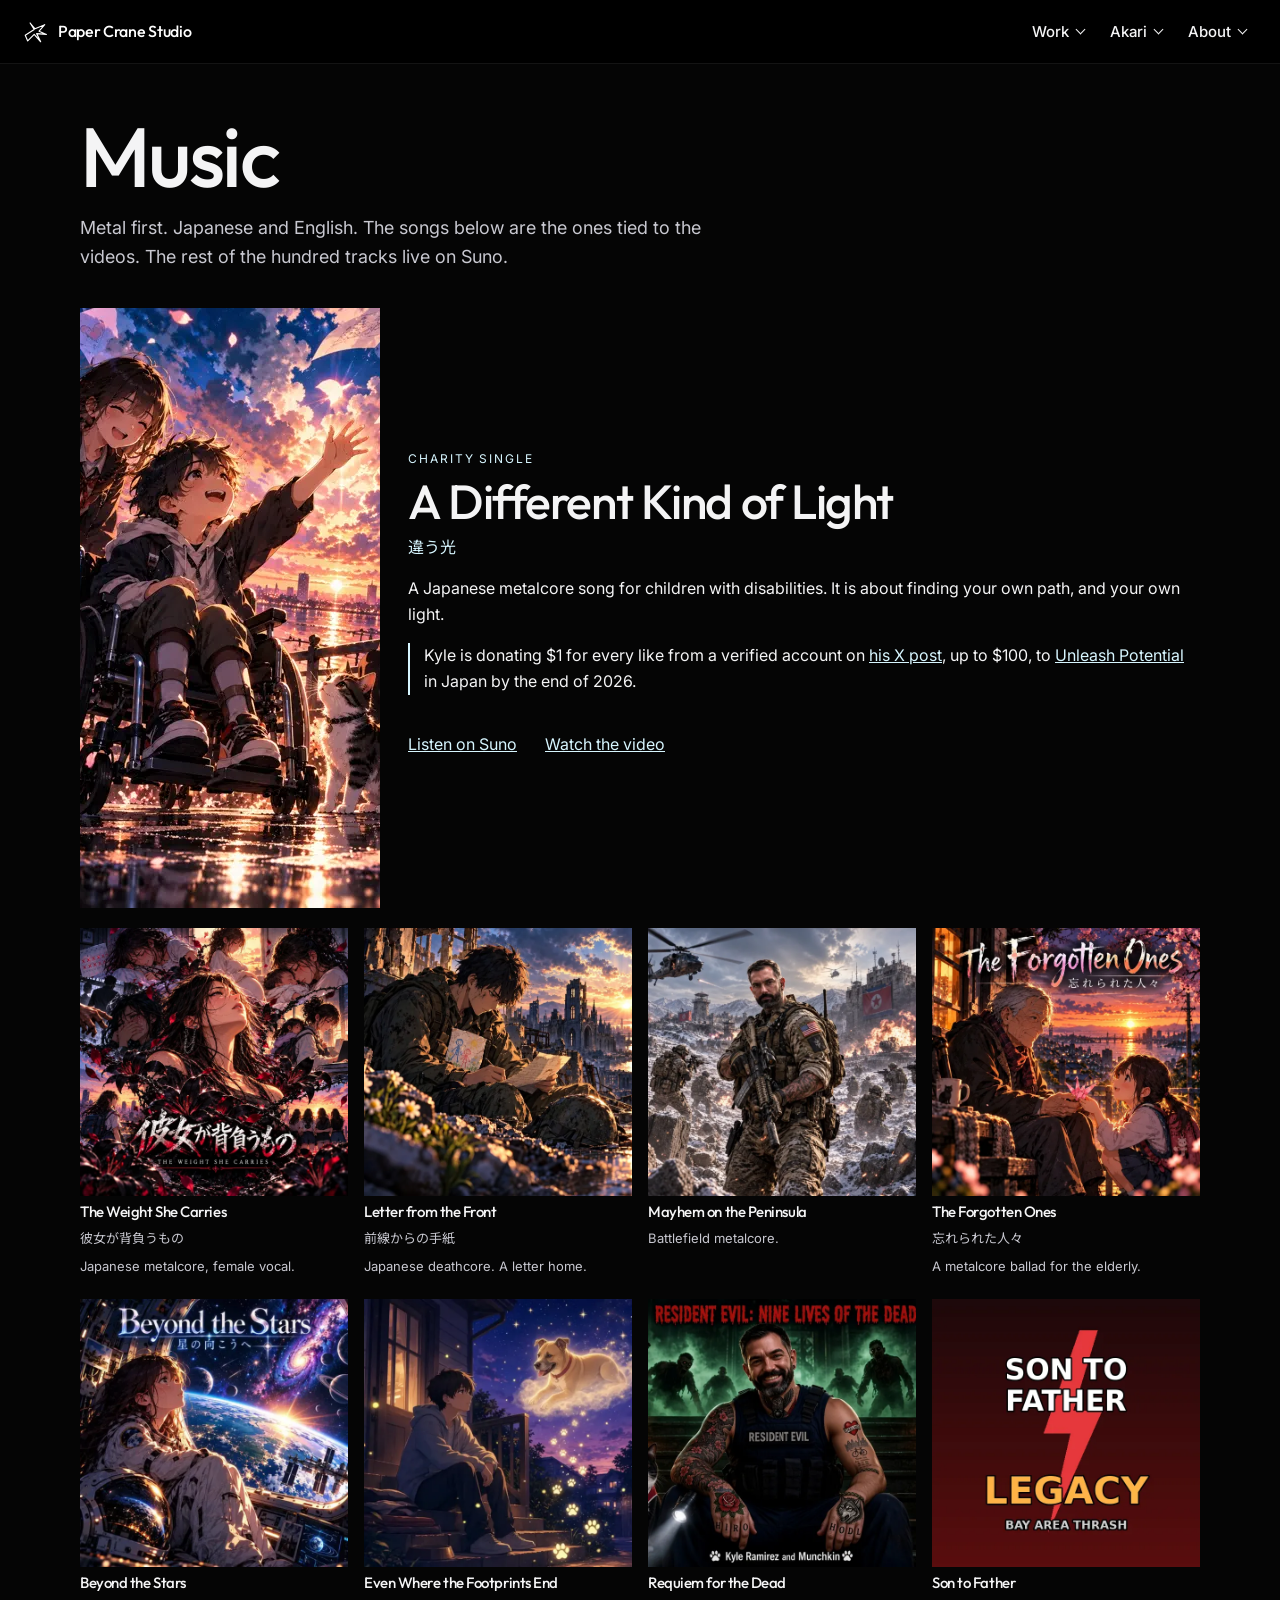
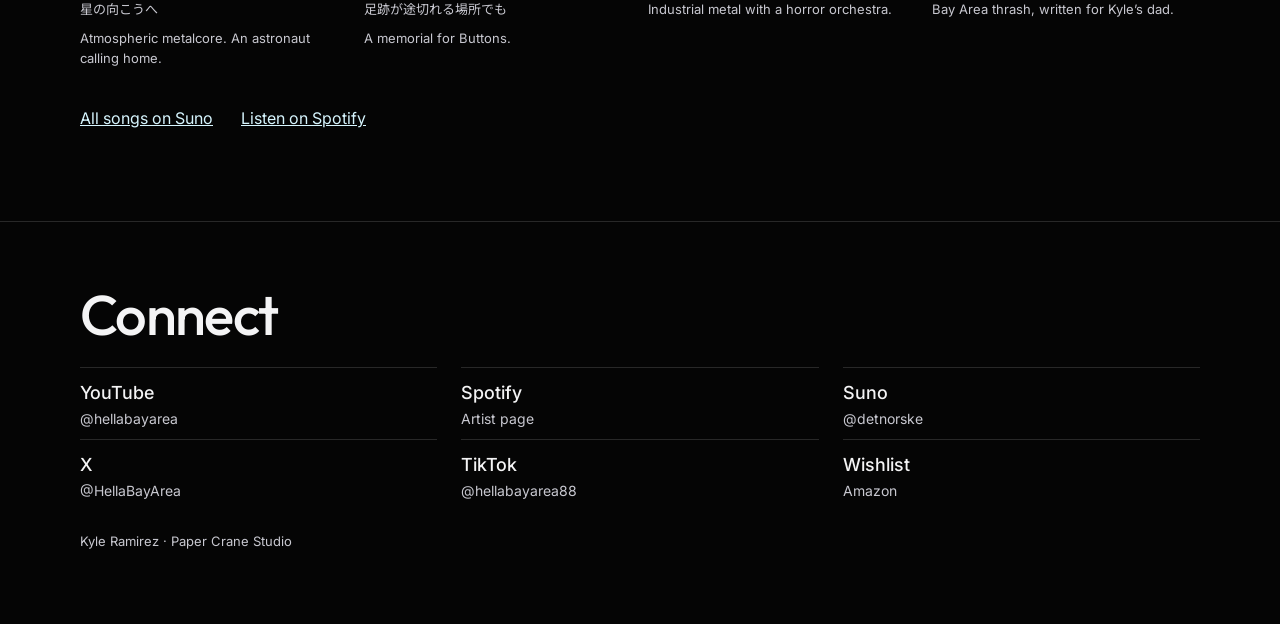
<file: music.html>
<!doctype html>
<html lang="en">
<head>
<meta charset="utf-8">
<meta name="viewport" content="width=device-width, initial-scale=1">
<title>Music · Paper Crane Studio</title>
<meta name="description" content="Metal and bilingual songs by Kyle Ramirez. The full catalog is on Suno and Spotify.">
<meta name="theme-color" content="#000000">
<link rel="icon" href="data:image/svg+xml,%3Csvg xmlns='http://www.w3.org/2000/svg' viewBox='0 0 32 32'%3E%3Cpath d='M4 20 L15 13 L10 5 L16 12 L28 7 L21 15 L30 19 L18 18 L23 28 L15 19 L7 27 Z' fill='none' stroke='%23d7f6ff' stroke-width='1.4'/%3E%3C/svg%3E">
<link rel="preconnect" href="https://fonts.googleapis.com">
<link rel="preconnect" href="https://fonts.gstatic.com" crossorigin>
<link href="https://fonts.googleapis.com/css2?family=Inter:wght@400;500&family=Noto+Sans+JP:wght@400;500&family=Outfit:wght@500&display=swap" rel="stylesheet">
<link rel="stylesheet" href="css/site.css">
</head>
<body data-root="">
<a class="skip" href="#content">Skip to content</a>
<header class="site-nav">
  <a class="brand" href="index.html">
    <svg viewBox="0 0 32 32" aria-hidden="true"><path d="M4 20 L15 13 L10 5 L16 12 L28 7 L21 15 L30 19 L18 18 L23 28 L15 19 L7 27 Z" fill="none" stroke="currentColor" stroke-width="1.4" stroke-linejoin="round" stroke-linecap="round"/></svg>
    Paper Crane Studio
  </a>
  <input class="nav-check" type="checkbox" id="nav-check">
  <label class="nav-toggle" for="nav-check"><span class="sr">Menu</span><span class="burger" aria-hidden="true"></span></label>
  <nav class="nav-links" aria-label="Primary">
    <details class="drop">
      <summary>Work</summary>
      <div class="menu">
        <a href="music.html" aria-current="page">Music</a>
        <a href="music-videos.html">Videos</a>
        <a href="art.html">Art</a>
      </div>
    </details>
    <details class="drop">
      <summary>Akari</summary>
      <div class="menu">
        <a href="akari/">Her looks</a>
        <a href="akari/stories/">Stories</a>
      </div>
    </details>
    <details class="drop">
      <summary>About</summary>
      <div class="menu">
        <a href="about.html">Journey</a>
        <a href="#connect">Connect</a>
      </div>
    </details>
  </nav>
</header>
<main class="page" id="content">
  <div class="wrap" id="music">
    <h1>Music</h1>
    <p class="lede">Metal first. Japanese and English. The songs below are the ones tied to the videos. The rest of the hundred tracks live on Suno.</p>
    <article class="spotlight">
      <img src="assets/covers/different-light.webp" alt="A Different Kind of Light cover art" width="600" height="600">
      <div>
        <p class="kicker" style="color:var(--cyan);letter-spacing:.16em;text-transform:uppercase;font-size:12px;margin:0">Charity single</p>
        <h2>A Different Kind of Light</h2>
        <p class="sub" lang="ja" style="color:var(--cyan);margin:0 0 10px">違う光</p>
        <p>A Japanese metalcore song for children with disabilities. It is about finding your own path, and your own light.</p>
        <p class="note">Kyle is donating $1 for every like from a verified account on <a href="https://x.com/HellaBayArea/status/2114258221347287448" target="_blank" rel="noopener noreferrer">his X post</a>, up to $100, to <a href="https://unleashpotential.jp" target="_blank" rel="noopener noreferrer">Unleash Potential</a> in Japan by the end of 2026.</p>
        <div class="out">
          <a href="https://suno.com/song/025d9200-f3dc-4bb0-976a-91af5b84df49" target="_blank" rel="noopener noreferrer">Listen on Suno</a>
          <a href="music-videos.html#different-light">Watch the video</a>
        </div>
      </div>
    </article>
    <div class="song-grid">
      <a class="song" href="https://suno.com/song/4327924f-189f-4be5-8a09-c95d8c919df1" target="_blank" rel="noopener noreferrer">
        <img src="assets/covers/weight-she-carries.webp" alt="The Weight She Carries cover" loading="lazy">
        <h3>The Weight She Carries</h3>
        <p lang="ja">彼女が背負うもの</p>
        <p>Japanese metalcore, female vocal.</p>
      </a>
      <a class="song" href="https://suno.com/song/661ee057-bc6a-4aad-9ab1-f4f0594985c3" target="_blank" rel="noopener noreferrer">
        <img src="assets/covers/letter-front.webp" alt="Letter from the Front cover" loading="lazy">
        <h3>Letter from the Front</h3>
        <p lang="ja">前線からの手紙</p>
        <p>Japanese deathcore. A letter home.</p>
      </a>
      <a class="song" href="https://suno.com/song/13887b34-bf14-4fd6-af62-7240b66ee22f" target="_blank" rel="noopener noreferrer">
        <img src="assets/covers/mayhem.webp" alt="Mayhem on the Peninsula cover" loading="lazy">
        <h3>Mayhem on the Peninsula</h3>
        <p>Battlefield metalcore.</p>
      </a>
      <a class="song" href="https://suno.com/song/95e26a2e-838e-4a6c-9d33-e89000c6788a" target="_blank" rel="noopener noreferrer">
        <img src="assets/covers/forgotten-ones.webp" alt="The Forgotten Ones cover" loading="lazy">
        <h3>The Forgotten Ones</h3>
        <p lang="ja">忘れられた人々</p>
        <p>A metalcore ballad for the elderly.</p>
      </a>
      <a class="song" href="https://suno.com/song/2c699a9a-bf3e-402a-9207-6ca25650f03d" target="_blank" rel="noopener noreferrer">
        <img src="assets/covers/beyond-the-stars.webp" alt="Beyond the Stars cover" loading="lazy">
        <h3>Beyond the Stars</h3>
        <p lang="ja">星の向こうへ</p>
        <p>Atmospheric metalcore. An astronaut calling home.</p>
      </a>
      <a class="song" href="https://suno.com/song/47bd3b5f-7fa6-4c32-b035-b2d88f10e56e" target="_blank" rel="noopener noreferrer">
        <img src="assets/covers/footprints.webp" alt="Even Where the Footprints End cover" loading="lazy">
        <h3>Even Where the Footprints End</h3>
        <p lang="ja">足跡が途切れる場所でも</p>
        <p>A memorial for Buttons.</p>
      </a>
      <a class="song" href="https://suno.com/song/5e11cdf3-b6b1-4333-ade4-5c02e3f94af0" target="_blank" rel="noopener noreferrer">
        <img src="assets/covers/requiem.webp" alt="Requiem for the Dead cover" loading="lazy">
        <h3>Requiem for the Dead</h3>
        <p>Industrial metal with a horror orchestra.</p>
      </a>
      <a class="song" href="https://suno.com/song/6c2168b1-70ff-4117-ae10-acd0bf44f1f5" target="_blank" rel="noopener noreferrer">
        <img src="assets/covers/son-to-father.webp" alt="Son to Father Legacy cover" loading="lazy">
        <h3>Son to Father</h3>
        <p>Bay Area thrash, written for Kyle’s dad.</p>
      </a>
    </div>
    <div class="out">
      <a href="https://suno.com/@detnorske" target="_blank" rel="noopener noreferrer">All songs on Suno</a>
      <a href="https://open.spotify.com/artist/5veTJMjUyzIwWuyG2h6DSA" target="_blank" rel="noopener noreferrer">Listen on Spotify</a>
    </div>
  </div>
</main>
<footer class="site-footer" id="connect">
  <div class="wrap">
    <h2>Connect</h2>
    <ul class="connect">
      <li><a href="https://www.youtube.com/@hellabayarea" target="_blank" rel="noopener noreferrer"><b>YouTube</b><span>@hellabayarea</span></a></li>
      <li><a href="https://open.spotify.com/artist/5veTJMjUyzIwWuyG2h6DSA" target="_blank" rel="noopener noreferrer"><b>Spotify</b><span>Artist page</span></a></li>
      <li><a href="https://suno.com/@detnorske" target="_blank" rel="noopener noreferrer"><b>Suno</b><span>@detnorske</span></a></li>
      <li><a href="https://x.com/HellaBayArea" target="_blank" rel="noopener noreferrer"><b>X</b><span>@HellaBayArea</span></a></li>
      <li><a href="https://www.tiktok.com/@hellabayarea88" target="_blank" rel="noopener noreferrer"><b>TikTok</b><span>@hellabayarea88</span></a></li>
      <li><a href="https://www.amazon.com/hz/wishlist/ls/H9T2JK96ONGY" target="_blank" rel="noopener noreferrer"><b>Wishlist</b><span>Amazon</span></a></li>
    </ul>
    <p class="legal">Kyle Ramirez · Paper Crane Studio</p>
  </div>
</footer>
<script src="js/site.js"></script>
</body>
</html>
</file>
<file: css/site.css>
/* Paper Crane Studio. Dark, quiet, one accent. */
:root {
  --bg: #050505;
  --text: #f4f4f5;
  --muted: #c8c8d0;
  --cyan: #d7f6ff;
  --line: rgba(255, 255, 255, 0.14);
  --nav: 64px;
  --font: Inter, "Noto Sans JP", system-ui, sans-serif;
  --display: Outfit, Inter, "Noto Sans JP", system-ui, sans-serif;
}
* { box-sizing: border-box; }
html { scroll-behavior: smooth; }
body {
  margin: 0;
  background: var(--bg);
  color: var(--text);
  font-family: var(--font);
  font-size: 16px;
  line-height: 1.6;
  -webkit-font-smoothing: antialiased;
}
img, video { max-width: 100%; display: block; }
a { color: inherit; }
a:focus-visible, button:focus-visible, summary:focus-visible, .nav-check:focus-visible + .nav-toggle {
  outline: 2px solid var(--cyan);
  outline-offset: 3px;
}
.skip {
  position: absolute;
  left: 12px;
  top: -48px;
  background: #fff;
  color: #000;
  padding: 8px 12px;
  z-index: 80;
  font-weight: 600;
}
.skip:focus { top: 12px; }
.sr {
  position: absolute;
  width: 1px;
  height: 1px;
  padding: 0;
  margin: -1px;
  overflow: hidden;
  clip: rect(0, 0, 0, 0);
  white-space: nowrap;
  border: 0;
}
.wrap { width: min(1120px, calc(100% - 48px)); margin-inline: auto; }
h1, h2, h3 { font-family: var(--display); font-weight: 500; letter-spacing: -0.03em; line-height: 1.05; }
.page { padding: 112px 0 80px; }
.page h1 { font-size: clamp(48px, 7vw, 84px); margin: 0 0 14px; }
.lede { margin: 0; max-width: 40rem; color: var(--muted); font-size: 18px; }
.group { margin-top: 64px; }
.group h2, .sec-head h2 {
  font-size: clamp(32px, 4vw, 52px);
  margin: 0 0 10px;
}

/* Nav */
.site-nav {
  position: fixed;
  inset: 0 0 auto 0;
  z-index: 50;
  height: var(--nav);
  display: flex;
  align-items: center;
  justify-content: space-between;
  gap: 16px;
  padding: 0 22px;
  background: rgba(0, 0, 0, 0.82);
  backdrop-filter: blur(16px);
  border-bottom: 1px solid rgba(255, 255, 255, 0.08);
}
.brand {
  display: inline-flex;
  align-items: center;
  gap: 10px;
  color: #fff;
  text-decoration: none;
  font-family: var(--display);
  font-weight: 500;
  letter-spacing: -0.02em;
  font-size: 16px;
  min-height: 44px;
}
.brand svg { width: 26px; height: 26px; flex: none; }
.nav-check {
  position: absolute;
  width: 1px;
  height: 1px;
  margin: 0;
  clip: rect(0, 0, 0, 0);
}
.nav-toggle { display: none; }
.nav-links { display: flex; align-items: center; gap: 2px; }
.drop { position: relative; }
.drop:not([open]) .menu { display: none; }
.drop[open] .menu { display: block; }
summary {
  list-style: none;
  cursor: pointer;
  min-height: 44px;
  display: inline-flex;
  align-items: center;
  gap: 8px;
  padding: 0 12px;
  color: var(--text);
  font-size: 15px;
  font-weight: 500;
}
summary::-webkit-details-marker { display: none; }
summary::after {
  content: "";
  width: 6px;
  height: 6px;
  border-right: 1.5px solid currentColor;
  border-bottom: 1.5px solid currentColor;
  transform: translateY(-2px) rotate(45deg);
}
.menu {
  position: absolute;
  top: calc(100% + 8px);
  right: 0;
  min-width: 220px;
  padding: 6px;
  background: #050505;
  border: 1px solid var(--line);
  z-index: 60;
}
.menu::before {
  content: "";
  position: absolute;
  left: 0;
  right: 0;
  top: -12px;
  height: 12px;
}
.menu a {
  display: flex;
  align-items: center;
  min-height: 44px;
  padding: 6px 12px;
  text-decoration: none;
  color: var(--text);
  font-size: 15px;
}
.menu a:hover { background: rgba(255, 255, 255, 0.06); }
.menu a[aria-current="page"] { color: var(--cyan); }

/* Hero */
.hero {
  position: relative;
  min-height: 100vh;
  display: flex;
  flex-direction: column;
  justify-content: center;
  padding: 88px 0 24px;
  overflow: hidden;
  background: var(--bg);
}
.hero-layout {
  position: relative;
  width: min(1180px, calc(100% - 32px));
  margin-inline: auto;
}
.portrait { position: relative; aspect-ratio: 16 / 9; background: transparent; width: 100%; }
.portrait video { width: 100%; height: 100%; object-fit: cover; object-position: center 30%; background: transparent; }
.portrait::after {
  content: "";
  position: absolute;
  inset: 0;
  pointer-events: none;
  background:
    linear-gradient(to top, var(--bg) 0%, rgba(5, 5, 5, 0) 26%),
    linear-gradient(to right, var(--bg) 0%, rgba(5, 5, 5, 0) 9%, rgba(5, 5, 5, 0) 91%, var(--bg) 100%);
}
.callouts {
  position: absolute;
  z-index: 2;
  top: 18%;
  display: flex;
  flex-direction: column;
  gap: 18px;
  margin: 0;
  padding: 0;
  list-style: none;
  width: min(230px, 26%);
  pointer-events: none;
}
.callouts.left { left: 2.2%; right: auto; }
.callouts.right { right: 2.2%; left: auto; }
.callout { display: flex; align-items: center; gap: 10px; }
.callouts.left .callout { flex-direction: row-reverse; text-align: right; }
.callout-text { text-shadow: 0 1px 2px #000, 0 0 12px rgba(0, 0, 0, 0.9); }
.callout-dot {
  width: 7px;
  height: 7px;
  border-radius: 50%;
  background: var(--cyan);
  box-shadow: 0 0 10px rgba(215, 246, 255, 0.8);
  flex: none;
}
.callout-text { min-width: 0; }
.en { display: block; font-size: 15px; font-weight: 500; }
.ja { display: block; margin-top: 2px; font-size: 13px; color: var(--cyan); }
.leaders { position: absolute; inset: 0; width: 100%; height: 100%; overflow: visible; pointer-events: none; }

/* Featured */
.featured { padding: 28px 0 88px; }
.sec-head p { margin: 0; color: var(--muted); max-width: 36rem; }
.feature-grid { display: grid; grid-template-columns: 1fr 1fr; gap: 36px 22px; margin-top: 28px; }
.feature-card { display: flex; flex-direction: column; gap: 12px; text-decoration: none; color: inherit; }
.feature-card .meta { display: flex; flex-direction: column; align-items: flex-start; gap: 2px; }
.feature-card img { width: 100%; height: auto; aspect-ratio: 16 / 9; object-fit: cover; object-position: center center; background: #111; }
.feature-card img.face { object-position: center 28%; }
.feature-card .kicker { color: var(--cyan); font-size: 12px; letter-spacing: 0.16em; text-transform: uppercase; }
.feature-card .name { font-family: var(--display); font-size: clamp(26px, 3vw, 36px); font-weight: 500; letter-spacing: -0.03em; }
.feature-card .sub { color: var(--muted); font-size: 14px; }
.feature-card:hover img, .feature-card:focus-visible img { outline: 1px solid rgba(215, 246, 255, 0.8); outline-offset: 0; }
.more-link { display: inline-flex; align-items: center; min-height: 44px; margin-top: 8px; color: var(--cyan); text-decoration: none; }

/* Footer / connect */
.site-footer { border-top: 1px solid var(--line); padding: 64px 0 72px; }
.site-footer h2 { font-size: clamp(36px, 5vw, 56px); margin: 0 0 22px; }
.connect { list-style: none; display: grid; grid-template-columns: repeat(3, minmax(0, 1fr)); gap: 8px 24px; margin: 0; padding: 0; }
.connect a { display: flex; flex-direction: column; justify-content: center; min-height: 64px; text-decoration: none; border-top: 1px solid var(--line); padding-top: 10px; }
.connect b { font-weight: 500; font-size: 18px; }
.connect span { color: var(--muted); font-size: 14px; }
.connect a:hover b { color: var(--cyan); }
.legal { margin: 28px 0 0; color: var(--muted); font-size: 13px; }

/* Inner pages */
.spotlight { display: grid; grid-template-columns: minmax(180px, 300px) 1fr; gap: 28px; align-items: center; margin-top: 36px; }
.spotlight img { width: 100%; aspect-ratio: 1; object-fit: cover; background: #111; }
.spotlight h2 { margin: 8px 0; font-size: clamp(32px, 4vw, 48px); }
.note { margin: 16px 0; padding-left: 14px; border-left: 2px solid var(--cyan); color: var(--text); }
.note a, .text-link { color: var(--cyan); }
.song-grid, .art-grid { display: grid; grid-template-columns: repeat(4, 1fr); gap: 22px 16px; margin-top: 20px; }
.song, .shot { display: flex; flex-direction: column; gap: 8px; text-decoration: none; color: inherit; }
.song img, .shot img { width: 100%; aspect-ratio: 1; object-fit: cover; background: #111; }
.shot.wide img { aspect-ratio: 16 / 9; }
.song h3, .shot span { margin: 0; font-size: 15px; font-weight: 500; }
.song p, .shot small { margin: 0; color: var(--muted); font-size: 13px; }
.out { display: flex; flex-wrap: wrap; gap: 18px 28px; margin-top: 28px; }
.out a { color: var(--cyan); min-height: 44px; display: inline-flex; align-items: center; }

.vgrid { display: grid; grid-template-columns: 1fr 1fr; gap: 32px 20px; }
.vcard h3 { margin: 12px 0 0; font-size: 22px; }
.vcard .sub { margin: 2px 0 0; color: var(--cyan); font-size: 14px; }
.vcard p { margin: 6px 0 0; color: var(--muted); font-size: 14px; }
.vcard video { width: 100%; aspect-ratio: 16 / 9; background: #0a0a0a; object-fit: cover; }
.vlinks { display: flex; flex-wrap: wrap; gap: 8px 16px; margin-top: 8px; }
.vlinks a { color: var(--cyan); font-size: 14px; min-height: 44px; display: inline-flex; align-items: center; }
.dur { color: var(--muted); font-size: 13px; }

.looks { display: grid; grid-template-columns: repeat(3, 1fr); gap: 16px; margin-top: 18px; }
.looks img { width: 100%; aspect-ratio: 3 / 2; object-fit: cover; background: #111; }
.styles { margin: 8px 0 0; color: var(--muted); }
.story-card { display: grid; grid-template-columns: minmax(160px, 280px) 1fr; gap: 20px; align-items: center; margin-top: 16px; text-decoration: none; color: inherit; }
.story-card img { width: 100%; aspect-ratio: 4 / 3; object-fit: cover; background: #111; }
.story-card h3 { margin: 0 0 8px; font-size: 32px; }

.journey { list-style: none; margin: 28px 0 0; padding: 0; }
.journey li { display: grid; grid-template-columns: 160px 1fr; gap: 22px; padding: 26px 0; border-top: 1px solid var(--line); }
.when { color: var(--cyan); font-size: 14px; letter-spacing: 0.08em; text-transform: uppercase; }
.journey h3 { margin: 0 0 6px; font-size: 26px; }
.journey p { margin: 0; color: var(--muted); max-width: 40rem; }
.skills { list-style: none; display: grid; grid-template-columns: repeat(4, 1fr); gap: 18px; margin: 36px 0 0; padding: 0; }
.skills li { border-top: 1px solid var(--line); padding-top: 12px; }
.skills b { display: block; font-weight: 500; }
.skills span { color: var(--muted); font-size: 14px; }

.journal { width: min(720px, 100%); }
.journal figure { margin: 0; }
.journal img { width: 100%; height: auto; }
.prose p { font-size: 18px; line-height: 1.75; color: #ececf1; }
.archive { list-style: none; display: grid; grid-template-columns: repeat(auto-fill, minmax(240px, 1fr)); gap: 16px; margin: 28px 0 0; padding: 0; }
.archive a { display: flex; flex-direction: column; gap: 10px; text-decoration: none; color: inherit; }
.archive img { width: 100%; aspect-ratio: 4 / 3; object-fit: cover; background: #111; }
.archive span { font-family: var(--display); font-size: 28px; }
.download, .pager { display: flex; flex-wrap: wrap; gap: 12px 18px; align-items: center; margin-top: 22px; }
.download a, .pager a { min-height: 44px; display: inline-flex; align-items: center; color: var(--cyan); }

dialog#lightbox {
  max-width: min(1100px, 94vw);
  padding: 16px;
  background: #050505;
  color: var(--text);
  border: 1px solid var(--line);
}
dialog#lightbox::backdrop { background: rgba(0, 0, 0, 0.88); }
dialog#lightbox img { max-height: 78vh; width: auto; margin-inline: auto; }
dialog#lightbox figcaption { margin-top: 10px; color: var(--muted); }
.dlg-close { min-height: 44px; min-width: 44px; background: transparent; color: var(--text); border: 1px solid var(--line); padding: 8px 14px; cursor: pointer; }

@media (max-width: 900px) {
  .song-grid, .art-grid, .skills { grid-template-columns: 1fr 1fr; }
  .looks { grid-template-columns: 1fr; }
  .spotlight, .story-card, .journey li { grid-template-columns: 1fr; }
  .connect { grid-template-columns: 1fr 1fr; }
}
@media (max-width: 860px) {
  .nav-toggle {
    display: inline-flex;
    align-items: center;
    justify-content: center;
    width: 44px;
    height: 44px;
    border: 1px solid var(--line);
    color: #fff;
    cursor: pointer;
  }
  .burger, .burger::before, .burger::after {
    display: block;
    width: 16px;
    height: 1.5px;
    background: #fff;
    position: relative;
  }
  .burger::before, .burger::after { content: ""; position: absolute; left: 0; }
  .burger::before { top: -5px; }
  .burger::after { top: 5px; }
  .nav-check:checked ~ .nav-toggle .burger { background: transparent; }
  .nav-check:checked ~ .nav-toggle .burger::before { top: 0; transform: rotate(45deg); }
  .nav-check:checked ~ .nav-toggle .burger::after { top: 0; transform: rotate(-45deg); }
  .nav-links {
    display: none;
    position: absolute;
    top: var(--nav);
    left: 0;
    right: 0;
    flex-direction: column;
    align-items: stretch;
    gap: 0;
    padding: 8px 12px 16px;
    background: var(--bg);
    border-bottom: 1px solid var(--line);
    max-height: calc(100vh - var(--nav));
    overflow: auto;
  }
  .nav-check:checked ~ .nav-links { display: flex; }
  .drop { width: 100%; }
  summary { width: 100%; justify-content: space-between; }
  .menu { position: static; border: 0; background: transparent; min-width: 0; padding: 0 0 8px 8px; }
  .menu::before { display: none; }
  .hero-layout {
    display: grid;
    grid-template-columns: 1fr 1fr;
    grid-template-areas:
      "portrait portrait"
      "left right";
    row-gap: 16px;
  }
  .portrait { grid-area: portrait; width: 100%; }
  .callouts, .callouts.left, .callouts.right {
    position: static;
    width: auto;
    top: auto;
    left: auto;
    right: auto;
    pointer-events: auto;
  }
  .callouts.left { grid-area: left; }
  .callouts.right { grid-area: right; }
  .callouts.left .callout, .callout { flex-direction: row; text-align: left; }
  .callout { align-items: flex-start; border: 1px solid var(--line); padding: 10px; background: #050505; }
  .callout-text { text-shadow: none; }
  .callout-dot, .leaders { display: none; }
}
@media (max-width: 700px) {
  .wrap, .hero-layout { width: min(1120px, calc(100% - 32px)); }
  .feature-grid, .vgrid, .connect { grid-template-columns: 1fr; }
  .page { padding-top: 96px; }
  .hero { padding-top: 84px; }
}
@media (prefers-reduced-motion: reduce) {
  html { scroll-behavior: auto; }
  .holo-scan { display: none; }
  .feature-card, .song, .shot { transition: none; }
}
</file>
